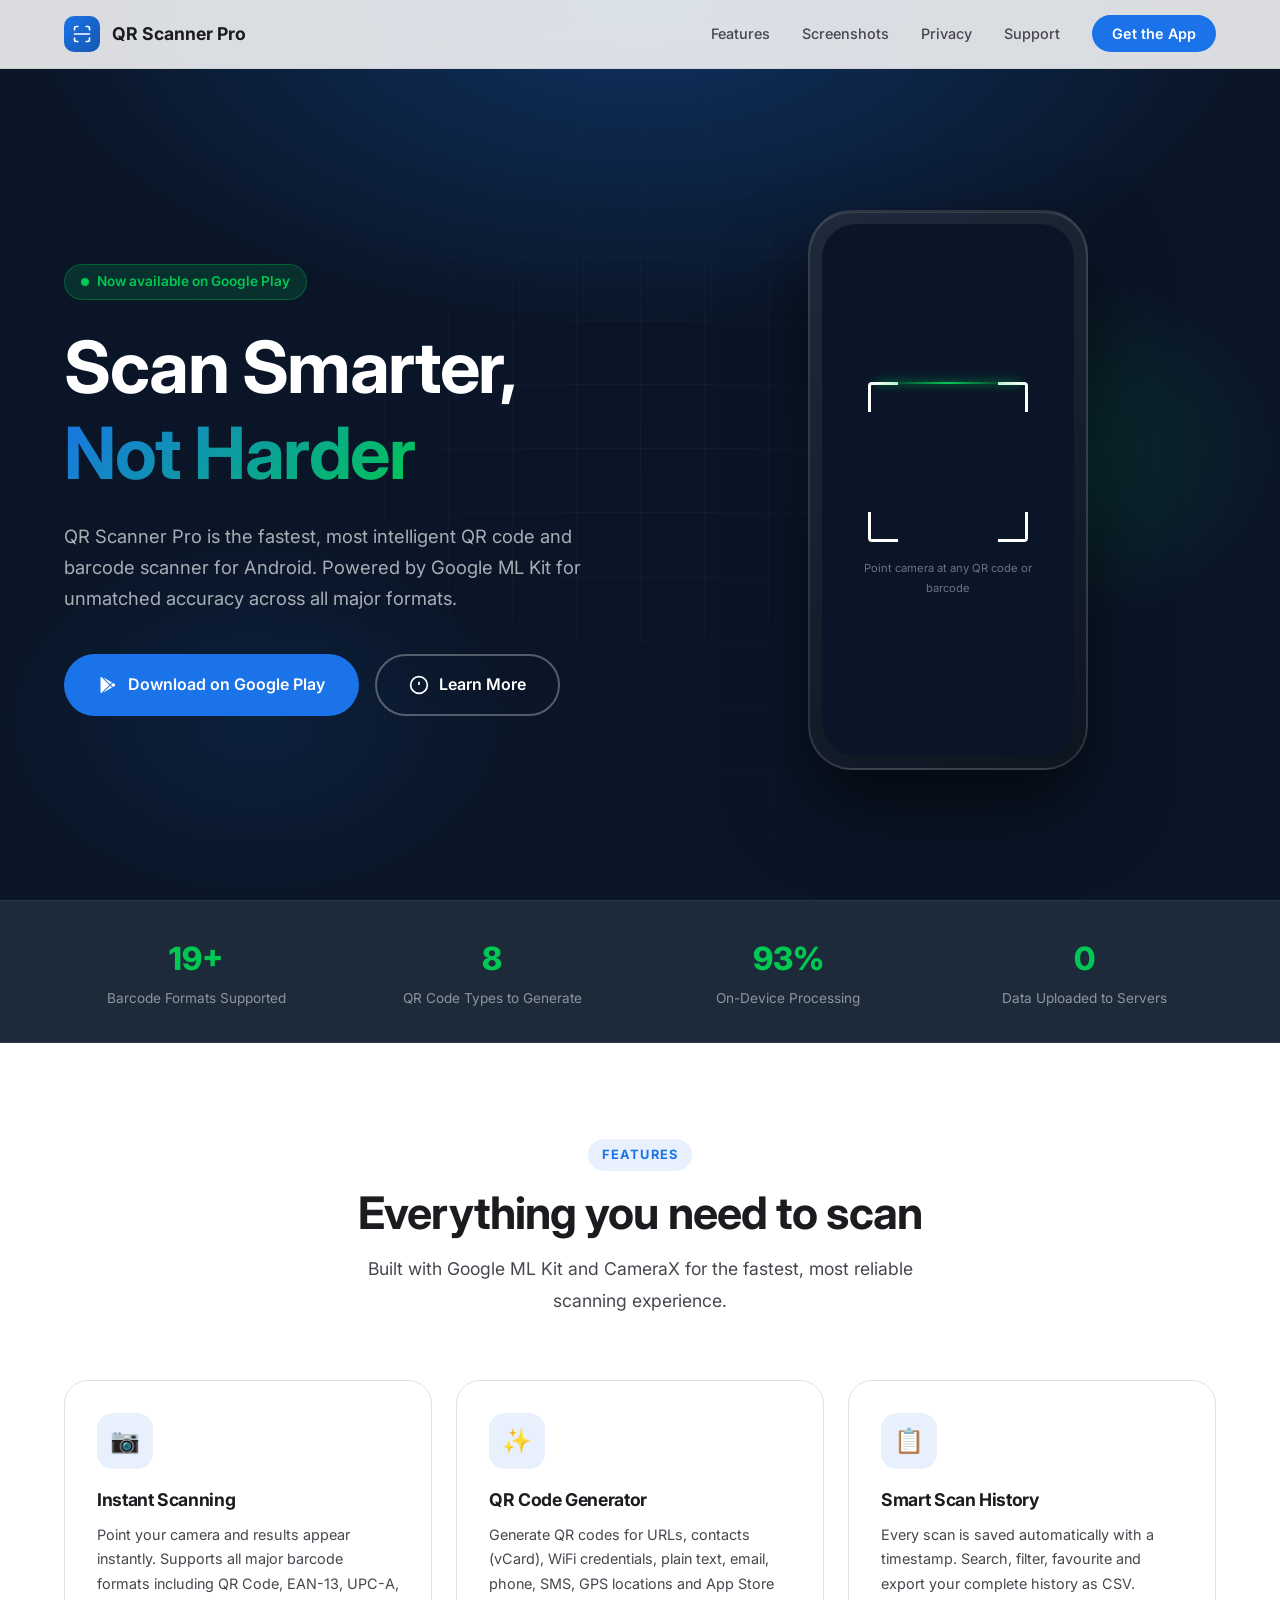
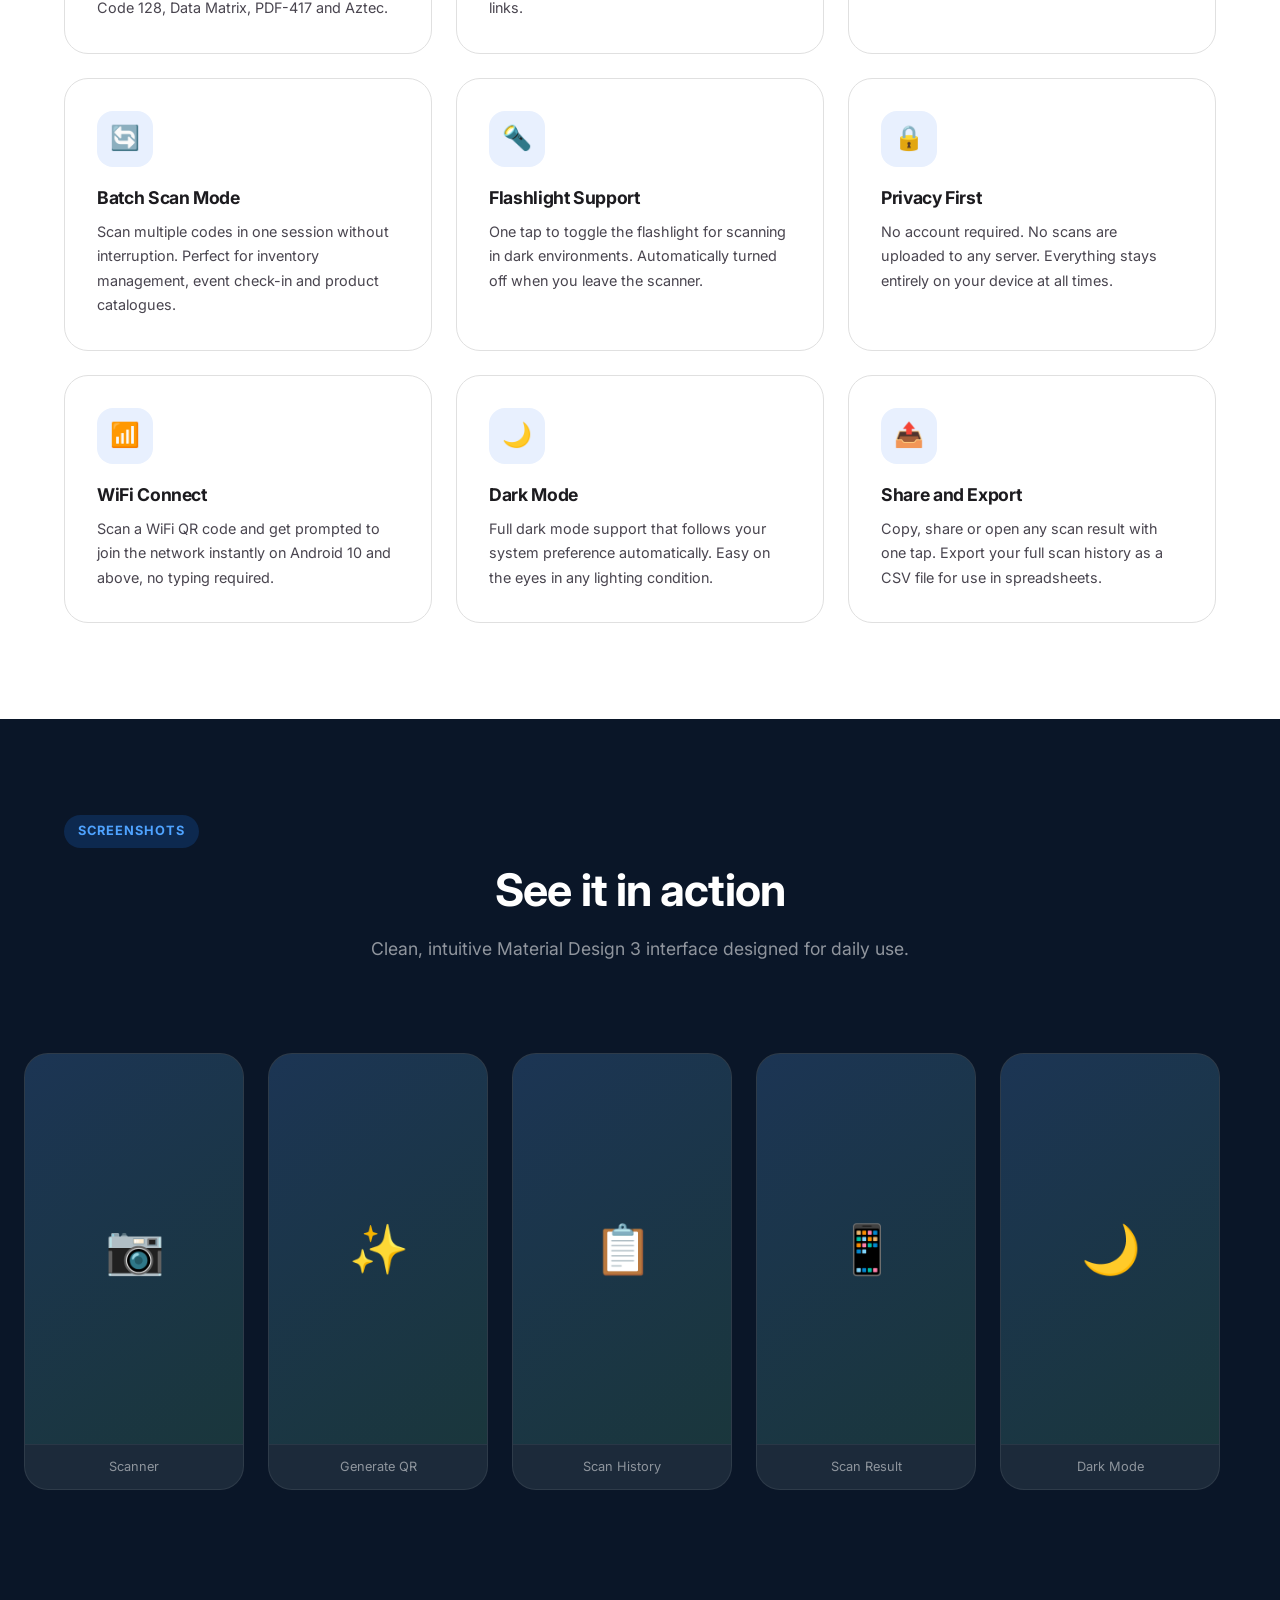
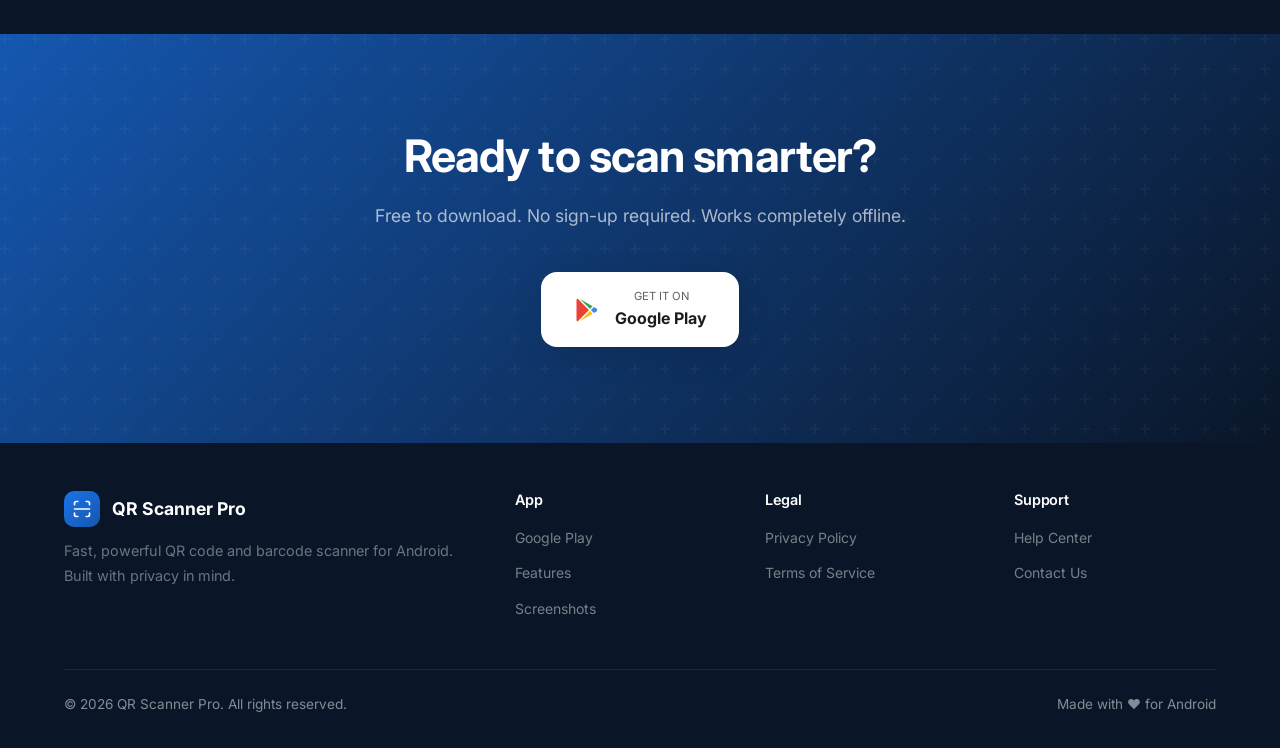
<file: docs/index.html>
<!DOCTYPE html>
<html lang="en">
<head>
    <meta charset="UTF-8" />
    <meta name="viewport" content="width=device-width, initial-scale=1.0" />
    <title>QR Scanner Pro — Fast QR & Barcode Scanner for Android</title>
    <meta name="description"
          content="QR Scanner Pro is the fastest, most feature-rich
                   QR code and barcode scanner for Android. Scan,
                   generate, and manage QR codes with ease." />

    <!-- Open Graph -->
    <meta property="og:title"
          content="QR Scanner Pro — QR & Barcode Scanner" />
    <meta property="og:description"
          content="Fast, powerful QR and barcode scanner for Android
                   with generator, history and batch scan." />
    <meta property="og:image" content="assets/og-image.png" />
    <meta property="og:type"  content="website" />

    <!-- Twitter Card -->
    <meta name="twitter:card"        content="summary_large_image" />
    <meta name="twitter:title"       content="QR Scanner Pro" />
    <meta name="twitter:description" content="Fast QR & barcode scanner for Android" />

    <!-- Fonts -->
    <link rel="preconnect" href="https://fonts.googleapis.com" />
    <link rel="preconnect" href="https://fonts.gstatic.com" crossorigin />
    <link href="https://fonts.googleapis.com/css2?family=Inter:wght@400;500;600;700;800&display=swap"
          rel="stylesheet" />

    <link rel="stylesheet" href="css/style.css" />
    <link rel="icon" href="assets/icon.svg" type="image/svg+xml" />
</head>
<body>

    <!-- Navigation -->
    <nav class="nav">
        <div class="container">
            <div class="nav-inner">
                <a href="#" class="nav-logo">
                    <div class="nav-logo-icon">
                        <svg width="20" height="20" viewBox="0 0 24 24"
                             fill="none" stroke="white" stroke-width="2"
                             stroke-linecap="round">
                            <path d="M3,7L3,5C3,3.9 3.9,3 5,3L7,3"/>
                            <path d="M17,3L19,3C20.1,3 21,3.9 21,5L21,7"/>
                            <path d="M21,17L21,19C21,20.1 20.1,21 19,21L17,21"/>
                            <path d="M7,21L5,21C3.9,21 3,20.1 3,19L3,17"/>
                            <path d="M3,12L21,12"/>
                        </svg>
                    </div>
                    QR Scanner Pro
                </a>
                <ul class="nav-links">
                    <li><a href="#features">Features</a></li>
                    <li><a href="#screenshots">Screenshots</a></li>
                    <li><a href="privacy-policy.html">Privacy</a></li>
                    <li><a href="support.html">Support</a></li>
                    <li>
                        <a href="https://play.google.com/store/apps/details?id=com.trident.qrscannerpro"
                           class="nav-cta" target="_blank">
                            Get the App
                        </a>
                    </li>
                </ul>
            </div>
        </div>
    </nav>

    <!-- Hero -->
    <section class="hero">
        <div class="hero-bg"></div>
        <div class="hero-grid"></div>
        <div class="container">
            <div class="hero-content">
                <div class="hero-text">
                    <div class="hero-badge">
                        <span class="hero-badge-dot"></span>
                        Now available on Google Play
                    </div>
                    <h1 class="hero-title">
                        Scan Smarter,<br/>
                        <span>Not Harder</span>
                    </h1>
                    <p class="hero-subtitle">
                        QR Scanner Pro is the fastest, most intelligent
                        QR code and barcode scanner for Android. Powered
                        by Google ML Kit for unmatched accuracy across
                        all major formats.
                    </p>
                    <div class="hero-actions">
                        <a href="https://play.google.com/store/apps/details?id=com.trident.qrscannerpro"
                           class="btn-primary" target="_blank">
                            <svg width="20" height="20" viewBox="0 0 24 24"
                                 fill="currentColor">
                                <path d="M3,20.5V3.5C3,2.91 3.34,2.39 3.84,2.15L13.69,12L3.84,21.85C3.34,21.6 3,21.09 3,20.5M16.81,15.12L6.05,21.34L14.54,12.85L16.81,15.12M20.16,10.81C20.5,11.08 20.75,11.5 20.75,12C20.75,12.5 20.53,12.9 20.18,13.18L17.89,14.5L15.39,12L17.89,9.5L20.16,10.81M6.05,2.66L16.81,8.88L14.54,11.15L6.05,2.66Z"/>
                            </svg>
                            Download on Google Play
                        </a>
                        <a href="#features" class="btn-secondary">
                            <svg width="20" height="20" viewBox="0 0 24 24"
                                 fill="none" stroke="currentColor"
                                 stroke-width="2">
                                <circle cx="12" cy="12" r="10"/>
                                <path d="M12 8v4M12 16h.01"/>
                            </svg>
                            Learn More
                        </a>
                    </div>
                </div>

                <div class="hero-visual">
                    <div class="phone-glow"></div>
                    <div class="phone-mockup">
                        <div class="phone-notch"></div>
                        <div class="phone-screen">
                            <div class="phone-scan-frame">
                                <div class="phone-scan-corners"></div>
                                <div class="phone-scan-line"></div>
                            </div>
                            <p style="color:rgba(255,255,255,0.4);
                                      font-size:0.7rem;
                                      text-align:center;
                                      padding:0 24px;">
                                Point camera at any QR code or barcode
                            </p>
                        </div>
                    </div>
                </div>
            </div>
        </div>
    </section>

    <!-- Stats -->
    <section class="stats-bar">
        <div class="container">
            <div class="stats-grid">
                <div class="stat-item">
                    <span class="stat-value">
                        <span data-target="20" data-suffix="+">0+</span>
                    </span>
                    <span class="stat-label">Barcode Formats Supported</span>
                </div>
                <div class="stat-item">
                    <span class="stat-value">
                        <span data-target="9" data-suffix="">0</span>
                    </span>
                    <span class="stat-label">QR Code Types to Generate</span>
                </div>
                <div class="stat-item">
                    <span class="stat-value">
                        <span data-target="100" data-suffix="%">0%</span>
                    </span>
                    <span class="stat-label">On-Device Processing</span>
                </div>
                <div class="stat-item">
                    <span class="stat-value">
                        <span data-target="0" data-suffix="">0</span>
                    </span>
                    <span class="stat-label">Data Uploaded to Servers</span>
                </div>
            </div>
        </div>
    </section>

    <!-- Features -->
    <section class="section" id="features">
        <div class="container">
            <div class="text-center">
                <span class="section-label">Features</span>
                <h2>Everything you need to scan</h2>
                <p class="section-subtitle">
                    Built with Google ML Kit and CameraX for
                    the fastest, most reliable scanning experience.
                </p>
            </div>

            <div class="features-grid">

                <div class="feature-card">
                    <div class="feature-icon">📷</div>
                    <h3>Instant Scanning</h3>
                    <p>
                        Point your camera and results appear instantly.
                        Supports all major barcode formats including
                        QR Code, EAN-13, UPC-A, Code 128, Data Matrix,
                        PDF-417 and Aztec.
                    </p>
                </div>

                <div class="feature-card">
                    <div class="feature-icon">✨</div>
                    <h3>QR Code Generator</h3>
                    <p>
                        Generate QR codes for URLs, contacts (vCard),
                        WiFi credentials, plain text, email, phone,
                        SMS, GPS locations and App Store links.
                    </p>
                </div>

                <div class="feature-card">
                    <div class="feature-icon">📋</div>
                    <h3>Smart Scan History</h3>
                    <p>
                        Every scan is saved automatically with a
                        timestamp. Search, filter, favourite and
                        export your complete history as CSV.
                    </p>
                </div>

                <div class="feature-card">
                    <div class="feature-icon">🔄</div>
                    <h3>Batch Scan Mode</h3>
                    <p>
                        Scan multiple codes in one session without
                        interruption. Perfect for inventory management,
                        event check-in and product catalogues.
                    </p>
                </div>

                <div class="feature-card">
                    <div class="feature-icon">🔦</div>
                    <h3>Flashlight Support</h3>
                    <p>
                        One tap to toggle the flashlight for scanning
                        in dark environments. Automatically turned off
                        when you leave the scanner.
                    </p>
                </div>

                <div class="feature-card">
                    <div class="feature-icon">🔒</div>
                    <h3>Privacy First</h3>
                    <p>
                        No account required. No scans are uploaded to
                        any server. Everything stays entirely on your
                        device at all times.
                    </p>
                </div>

                <div class="feature-card">
                    <div class="feature-icon">📶</div>
                    <h3>WiFi Connect</h3>
                    <p>
                        Scan a WiFi QR code and get prompted to join
                        the network instantly on Android 10 and above,
                        no typing required.
                    </p>
                </div>

                <div class="feature-card">
                    <div class="feature-icon">🌙</div>
                    <h3>Dark Mode</h3>
                    <p>
                        Full dark mode support that follows your
                        system preference automatically. Easy on
                        the eyes in any lighting condition.
                    </p>
                </div>

                <div class="feature-card">
                    <div class="feature-icon">📤</div>
                    <h3>Share and Export</h3>
                    <p>
                        Copy, share or open any scan result with one
                        tap. Export your full scan history as a CSV
                        file for use in spreadsheets.
                    </p>
                </div>

            </div>
        </div>
    </section>

    <!-- Screenshots -->
    <section class="screenshots" id="screenshots">
        <div class="container">
            <span class="section-label"
                  style="background:rgba(26,115,232,0.2);
                         color:#4FA3FF;">
                Screenshots
            </span>
            <h2>See it in action</h2>
            <p class="section-subtitle">
                Clean, intuitive Material Design 3 interface
                designed for daily use.
            </p>
        </div>
        <div class="screenshot-strip">
            <div class="screenshot-item">
                <div class="screenshot-placeholder">📷</div>
                <div class="screenshot-label">Scanner</div>
            </div>
            <div class="screenshot-item">
                <div class="screenshot-placeholder">✨</div>
                <div class="screenshot-label">Generate QR</div>
            </div>
            <div class="screenshot-item">
                <div class="screenshot-placeholder">📋</div>
                <div class="screenshot-label">Scan History</div>
            </div>
            <div class="screenshot-item">
                <div class="screenshot-placeholder">📱</div>
                <div class="screenshot-label">Scan Result</div>
            </div>
            <div class="screenshot-item">
                <div class="screenshot-placeholder">🌙</div>
                <div class="screenshot-label">Dark Mode</div>
            </div>
        </div>
    </section>

    <!-- Download CTA -->
    <section class="download">
        <div class="container">
            <h2>Ready to scan smarter?</h2>
            <p>
                Free to download. No sign-up required.
                Works completely offline.
            </p>
            <a href="https://play.google.com/store/apps/details?id=com.trident.qrscannerpro"
               class="play-store-btn" target="_blank">
                <svg viewBox="0 0 24 24" fill="none">
                    <path d="M3,20.5V3.5C3,2.91 3.34,2.39 3.84,2.15
                             L13.69,12L3.84,21.85C3.34,21.6 3,21.09 3,20.5"
                          fill="#EA4335"/>
                    <path d="M16.81,15.12L6.05,21.34L14.54,12.85L16.81,15.12"
                          fill="#FBBC04"/>
                    <path d="M20.16,10.81C20.5,11.08 20.75,11.5 20.75,12
                             C20.75,12.5 20.53,12.9 20.18,13.18L17.89,14.5
                             L15.39,12L17.89,9.5L20.16,10.81"
                          fill="#4285F4"/>
                    <path d="M6.05,2.66L16.81,8.88L14.54,11.15L6.05,2.66"
                          fill="#34A853"/>
                </svg>
                <div>
                    <div style="font-size:0.7rem;
                                font-weight:400;
                                opacity:0.7;">
                        GET IT ON
                    </div>
                    <div>Google Play</div>
                </div>
            </a>
        </div>
    </section>

    <!-- Footer -->
    <footer>
        <div class="container">
            <div class="footer-inner">
                <div class="footer-brand">
                    <a href="#" class="nav-logo" style="color:white;">
                        <div class="nav-logo-icon">
                            <svg width="20" height="20" viewBox="0 0 24 24"
                                 fill="none" stroke="white" stroke-width="2"
                                 stroke-linecap="round">
                                <path d="M3,7L3,5C3,3.9 3.9,3 5,3L7,3"/>
                                <path d="M17,3L19,3C20.1,3 21,3.9 21,5L21,7"/>
                                <path d="M21,17L21,19C21,20.1 20.1,21 19,21L17,21"/>
                                <path d="M7,21L5,21C3.9,21 3,20.1 3,19L3,17"/>
                                <path d="M3,12L21,12"/>
                            </svg>
                        </div>
                        QR Scanner Pro
                    </a>
                    <p>
                        Fast, powerful QR code and barcode scanner
                        for Android. Built with privacy in mind.
                    </p>
                </div>
                <div class="footer-col">
                    <h4>App</h4>
                    <ul>
                        <li>
                            <a href="https://play.google.com/store/apps/details?id=com.trident.qrscannerpro"
                               target="_blank">
                               Google Play
                            </a>
                        </li>
                        <li><a href="#features">Features</a></li>
                        <li><a href="#screenshots">Screenshots</a></li>
                    </ul>
                </div>
                <div class="footer-col">
                    <h4>Legal</h4>
                    <ul>
                        <li>
                            <a href="privacy-policy.html">Privacy Policy</a>
                        </li>
                        <li><a href="terms.html">Terms of Service</a></li>
                    </ul>
                </div>
                <div class="footer-col">
                    <h4>Support</h4>
                    <ul>
                        <li><a href="support.html">Help Center</a></li>
                        <li>
                            <a href="mailto:support@qrscannerpro.app">
                                Contact Us
                            </a>
                        </li>
                    </ul>
                </div>
            </div>
            <div class="footer-bottom">
                <span>
                    © <span id="current-year"></span>
                    QR Scanner Pro. All rights reserved.
                </span>
                <span>Made with ❤️ for Android</span>
            </div>
        </div>
    </footer>

    <script src="js/main.js"></script>
</body>
</html>
</file>
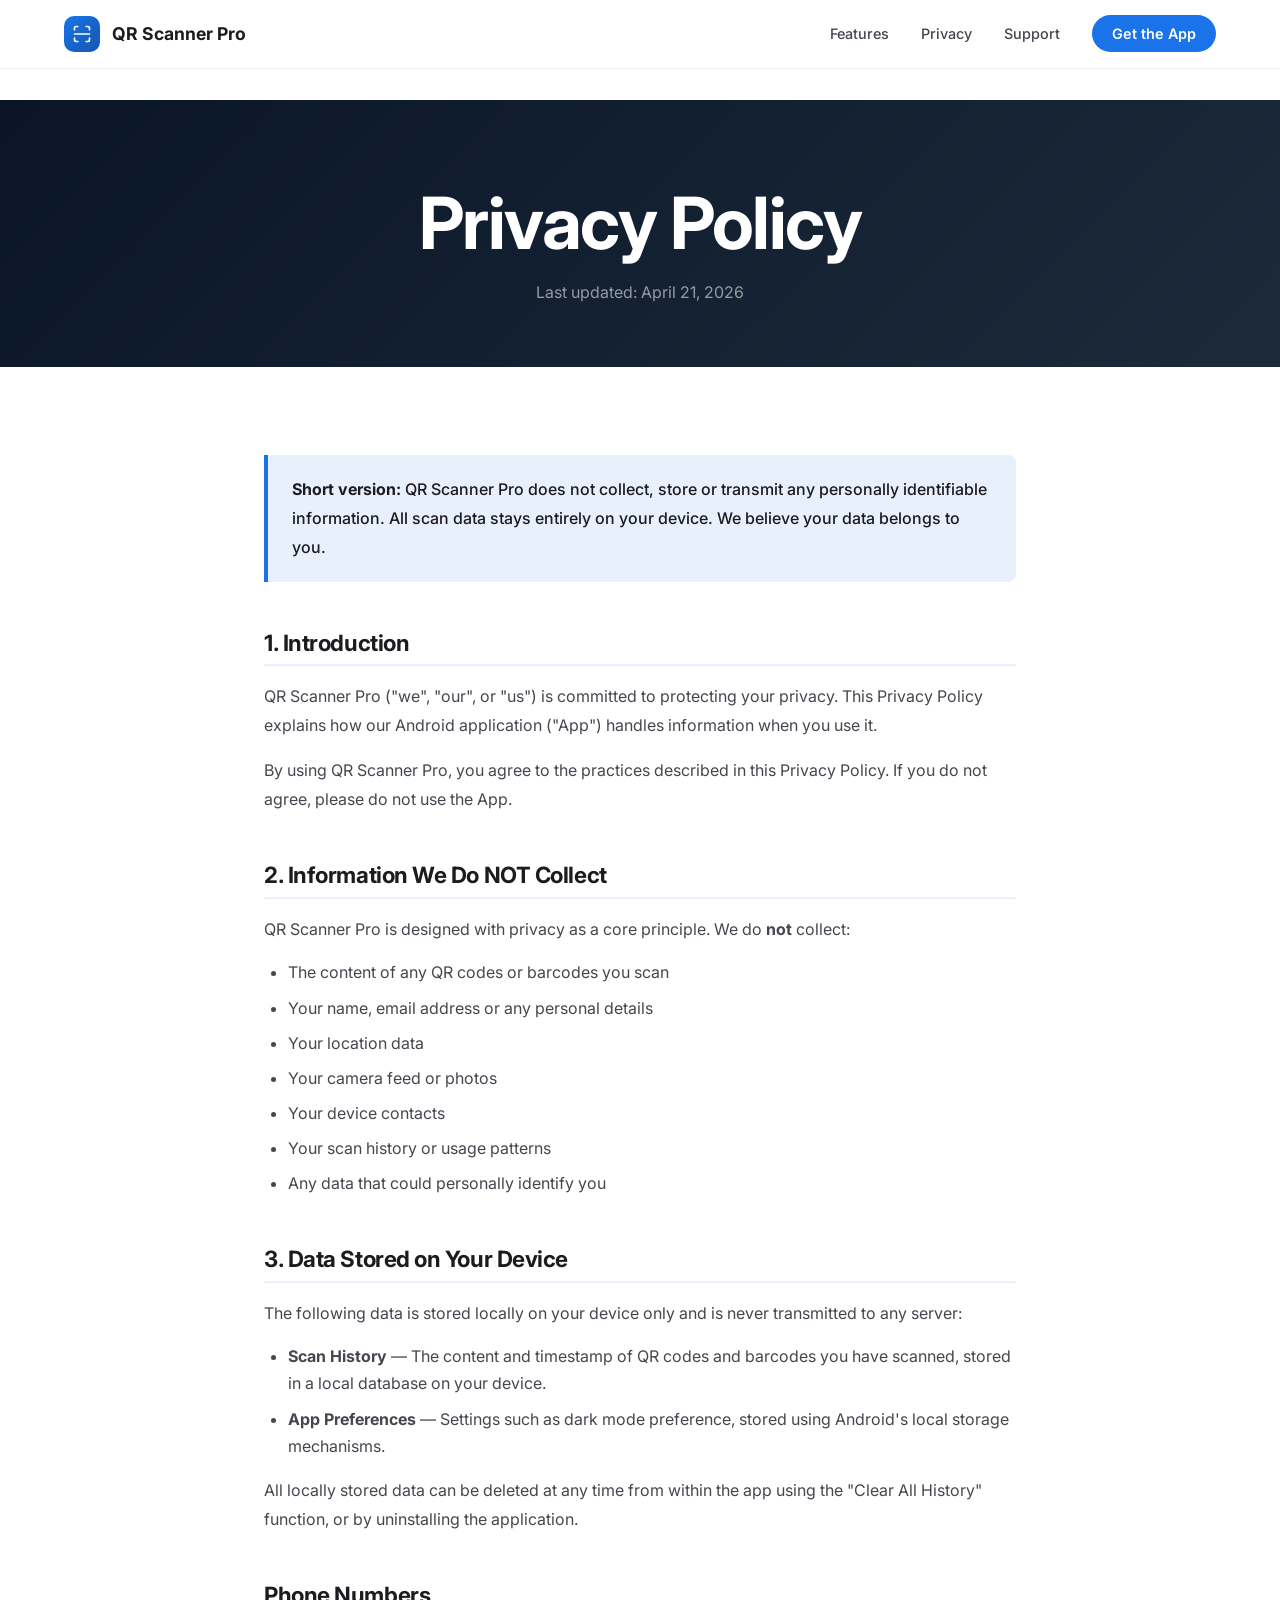
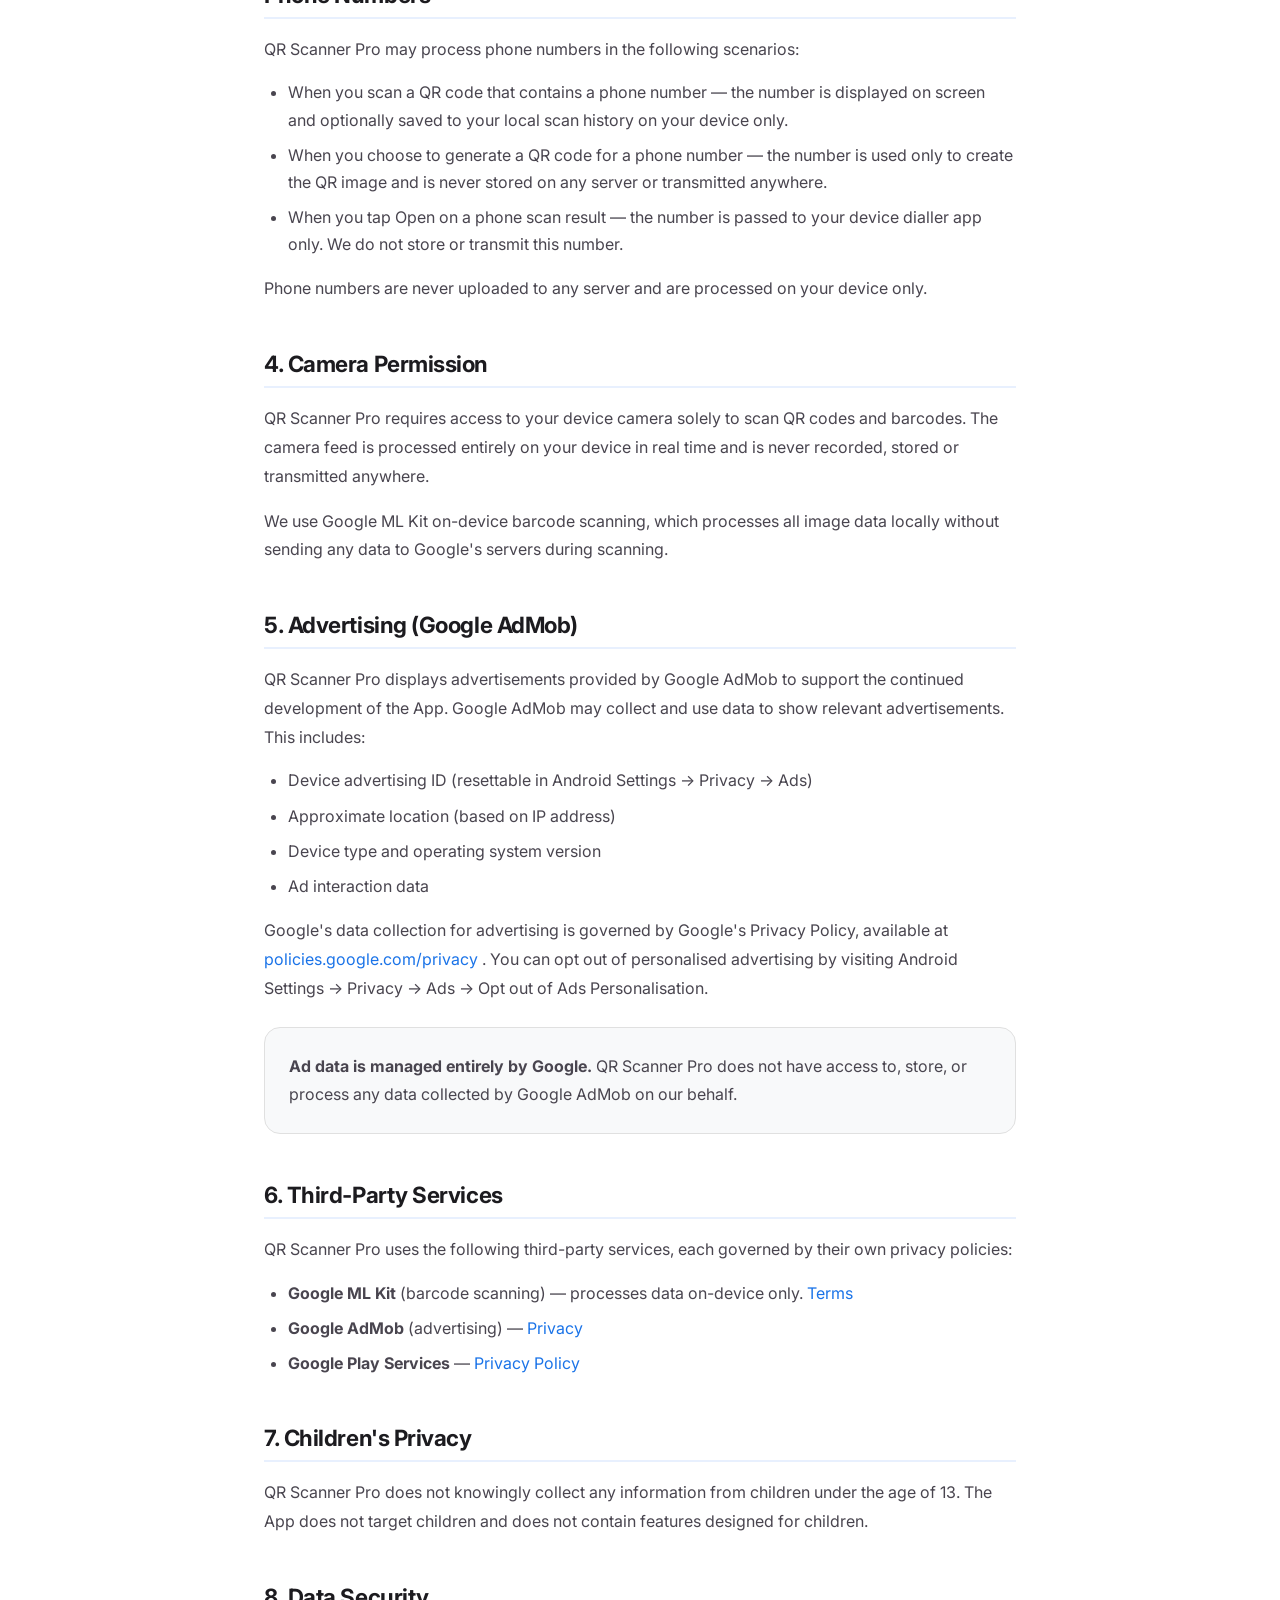
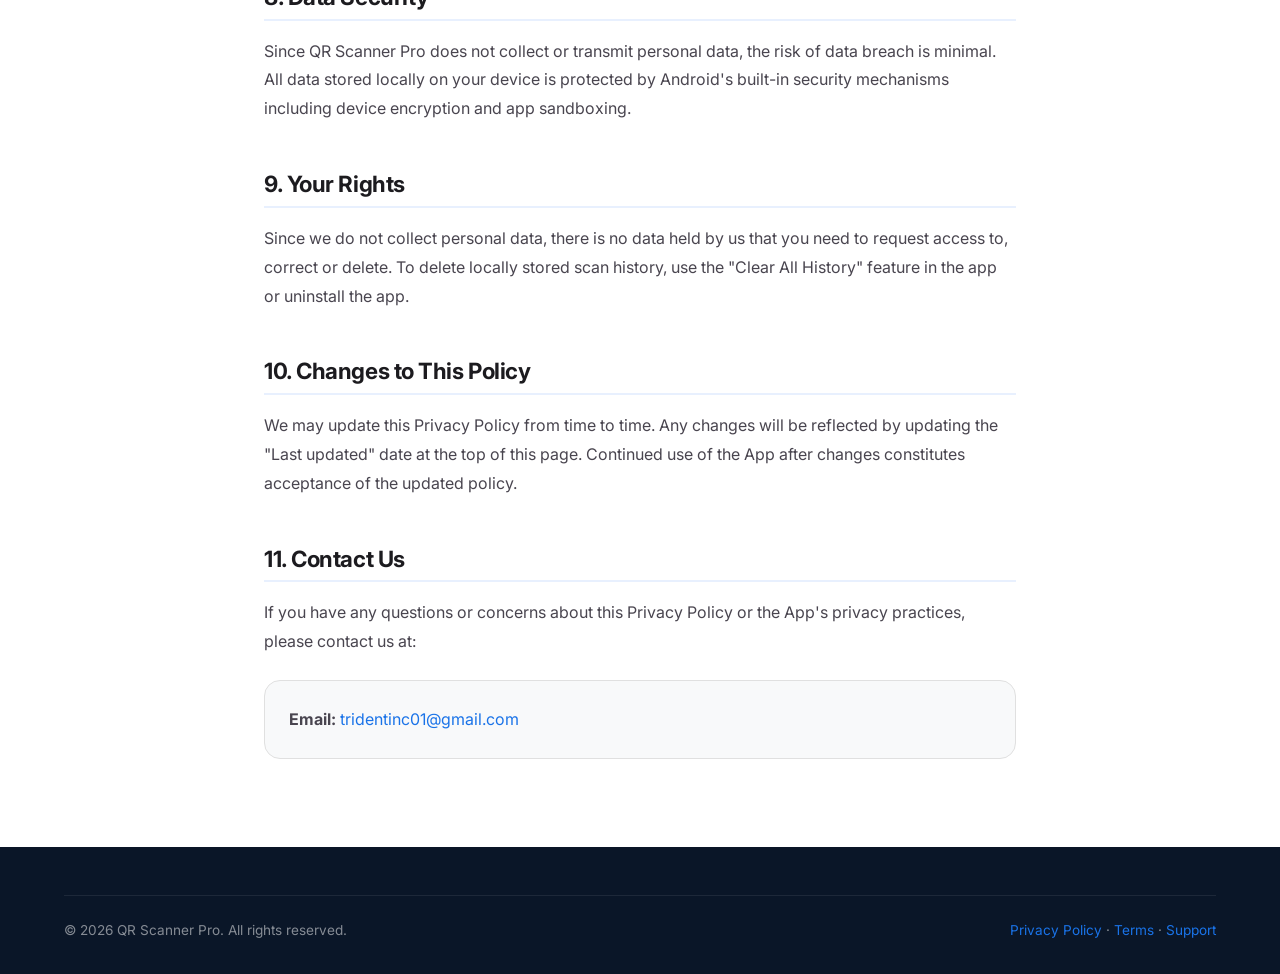
<file: docs/privacy-policy.html>
<!DOCTYPE html>
<html lang="en">
<head>
    <meta charset="UTF-8" />
    <meta name="viewport" content="width=device-width, initial-scale=1.0" />
    <title>Privacy Policy — QR Scanner Pro</title>
    <meta name="description"
          content="Privacy Policy for QR Scanner Pro Android application." />
    <link rel="preconnect" href="https://fonts.googleapis.com" />
    <link rel="preconnect" href="https://fonts.gstatic.com" crossorigin />
    <link href="https://fonts.googleapis.com/css2?family=Inter:wght@400;500;600;700;800&display=swap"
          rel="stylesheet" />
    <link rel="stylesheet" href="css/style.css" />
    <link rel="icon" href="assets/icon.svg" type="image/svg+xml" />
</head>
<body>

    <!-- Navigation -->
    <nav class="nav">
        <div class="container">
            <div class="nav-inner">
                <a href="index.html" class="nav-logo">
                    <div class="nav-logo-icon">
                        <svg width="20" height="20" viewBox="0 0 24 24"
                             fill="none" stroke="white" stroke-width="2"
                             stroke-linecap="round">
                            <path d="M3,7L3,5C3,3.9 3.9,3 5,3L7,3"/>
                            <path d="M17,3L19,3C20.1,3 21,3.9 21,5L21,7"/>
                            <path d="M21,17L21,19C21,20.1 20.1,21 19,21L17,21"/>
                            <path d="M7,21L5,21C3.9,21 3,20.1 3,19L3,17"/>
                            <path d="M3,12L21,12"/>
                        </svg>
                    </div>
                    QR Scanner Pro
                </a>
                <ul class="nav-links">
                    <li><a href="index.html#features">Features</a></li>
                    <li><a href="privacy-policy.html">Privacy</a></li>
                    <li><a href="support.html">Support</a></li>
                    <li>
                        <a href="https://play.google.com/store/apps/details?id=com.trident.qrscannerpro"
                           class="nav-cta" target="_blank">
                            Get the App
                        </a>
                    </li>
                </ul>
            </div>
        </div>
    </nav>

    <div class="legal-page">

        <!-- Hero -->
        <div class="legal-hero">
            <div class="container">
                <h1>Privacy Policy</h1>
                <p>Last updated: April 21, 2026</p>
            </div>
        </div>

        <!-- Content -->
        <div class="legal-content">

            <div class="highlight-box">
                <p>
                    <strong>Short version:</strong> QR Scanner Pro does
                    not collect, store or transmit any personally
                    identifiable information. All scan data stays
                    entirely on your device. We believe your data
                    belongs to you.
                </p>
            </div>

            <h2>1. Introduction</h2>
            <p>
                QR Scanner Pro ("we", "our", or "us") is committed to
                protecting your privacy. This Privacy Policy explains
                how our Android application ("App") handles information
                when you use it.
            </p>
            <p>
                By using QR Scanner Pro, you agree to the practices
                described in this Privacy Policy. If you do not agree,
                please do not use the App.
            </p>

            <h2>2. Information We Do NOT Collect</h2>
            <p>
                QR Scanner Pro is designed with privacy as a core
                principle. We do <strong>not</strong> collect:
            </p>
            <ul>
                <li>The content of any QR codes or barcodes you scan</li>
                <li>Your name, email address or any personal details</li>
                <li>Your location data</li>
                <li>Your camera feed or photos</li>
                <li>Your device contacts</li>
                <li>Your scan history or usage patterns</li>
                <li>Any data that could personally identify you</li>
            </ul>

            <h2>3. Data Stored on Your Device</h2>
            <p>
                The following data is stored locally on your device
                only and is never transmitted to any server:
            </p>
            <ul>
                <li>
                    <strong>Scan History</strong> — The content and
                    timestamp of QR codes and barcodes you have scanned,
                    stored in a local database on your device.
                </li>
                <li>
                    <strong>App Preferences</strong> — Settings such
                    as dark mode preference, stored using Android's
                    local storage mechanisms.
                </li>
            </ul>
            <p>
                All locally stored data can be deleted at any time
                from within the app using the "Clear All History"
                function, or by uninstalling the application.
            </p>
<h2>Phone Numbers</h2>
<p>
    QR Scanner Pro may process phone numbers
    in the following scenarios:
</p>
<ul>
    <li>
        When you scan a QR code that contains
        a phone number — the number is displayed
        on screen and optionally saved to your
        local scan history on your device only.
    </li>
    <li>
        When you choose to generate a QR code
        for a phone number — the number is used
        only to create the QR image and is never
        stored on any server or transmitted
        anywhere.
    </li>
    <li>
        When you tap Open on a phone scan result
        — the number is passed to your device
        dialler app only. We do not store or
        transmit this number.
    </li>
</ul>
<p>
    Phone numbers are never uploaded to any
    server and are processed on your device only.
</p>
            <h2>4. Camera Permission</h2>
            <p>
                QR Scanner Pro requires access to your device camera
                solely to scan QR codes and barcodes. The camera feed
                is processed entirely on your device in real time and
                is never recorded, stored or transmitted anywhere.
            </p>
            <p>
                We use Google ML Kit on-device barcode scanning, which
                processes all image data locally without sending any
                data to Google's servers during scanning.
            </p>

            <h2>5. Advertising (Google AdMob)</h2>
            <p>
                QR Scanner Pro displays advertisements provided by
                Google AdMob to support the continued development
                of the App. Google AdMob may collect and use data
                to show relevant advertisements. This includes:
            </p>
            <ul>
                <li>
                    Device advertising ID (resettable in Android
                    Settings → Privacy → Ads)
                </li>
                <li>Approximate location (based on IP address)</li>
                <li>Device type and operating system version</li>
                <li>Ad interaction data</li>
            </ul>
            <p>
                Google's data collection for advertising is governed
                by Google's Privacy Policy, available at
                <a href="https://policies.google.com/privacy"
                   target="_blank" rel="noopener">
                    policies.google.com/privacy
                </a>.
                You can opt out of personalised advertising by visiting
                Android Settings → Privacy → Ads → Opt out of Ads
                Personalisation.
            </p>

            <div class="legal-card">
                <p>
                    <strong>Ad data is managed entirely by Google.</strong>
                    QR Scanner Pro does not have access to, store,
                    or process any data collected by Google AdMob on
                    our behalf.
                </p>
            </div>

            <h2>6. Third-Party Services</h2>
            <p>
                QR Scanner Pro uses the following third-party services,
                each governed by their own privacy policies:
            </p>
            <ul>
                <li>
                    <strong>Google ML Kit</strong> (barcode scanning) —
                    processes data on-device only.
                    <a href="https://developers.google.com/ml-kit/terms"
                       target="_blank" rel="noopener">Terms</a>
                </li>
                <li>
                    <strong>Google AdMob</strong> (advertising) —
                    <a href="https://support.google.com/admob/answer/6128543"
                       target="_blank" rel="noopener">Privacy</a>
                </li>
                <li>
                    <strong>Google Play Services</strong> —
                    <a href="https://policies.google.com/privacy"
                       target="_blank" rel="noopener">Privacy Policy</a>
                </li>
            </ul>

            <h2>7. Children's Privacy</h2>
            <p>
                QR Scanner Pro does not knowingly collect any
                information from children under the age of 13.
                The App does not target children and does not
                contain features designed for children.
            </p>

            <h2>8. Data Security</h2>
            <p>
                Since QR Scanner Pro does not collect or transmit
                personal data, the risk of data breach is minimal.
                All data stored locally on your device is protected
                by Android's built-in security mechanisms including
                device encryption and app sandboxing.
            </p>

            <h2>9. Your Rights</h2>
            <p>
                Since we do not collect personal data, there is
                no data held by us that you need to request access
                to, correct or delete. To delete locally stored scan
                history, use the "Clear All History" feature in the
                app or uninstall the app.
            </p>

            <h2>10. Changes to This Policy</h2>
            <p>
                We may update this Privacy Policy from time to time.
                Any changes will be reflected by updating the
                "Last updated" date at the top of this page.
                Continued use of the App after changes constitutes
                acceptance of the updated policy.
            </p>

            <h2>11. Contact Us</h2>
            <p>
                If you have any questions or concerns about this
                Privacy Policy or the App's privacy practices,
                please contact us at:
            </p>
            <div class="legal-card">
                <p>
                    <strong>Email:</strong>
                    <a href="mailto:tridentinc01@gmail.com">
                        tridentinc01@gmail.com
                    </a>
                </p>
            </div>

        </div>
    </div>

    <!-- Footer -->
    <footer>
        <div class="container">
            <div class="footer-bottom">
                <span>
                    © <span id="current-year"></span>
                    QR Scanner Pro. All rights reserved.
                </span>
                <span>
                    <a href="privacy-policy.html">Privacy Policy</a> ·
                    <a href="terms.html">Terms</a> ·
                    <a href="support.html">Support</a>
                </span>
            </div>
        </div>
    </footer>

    <script src="js/main.js"></script>
</body>
</html>
</file>
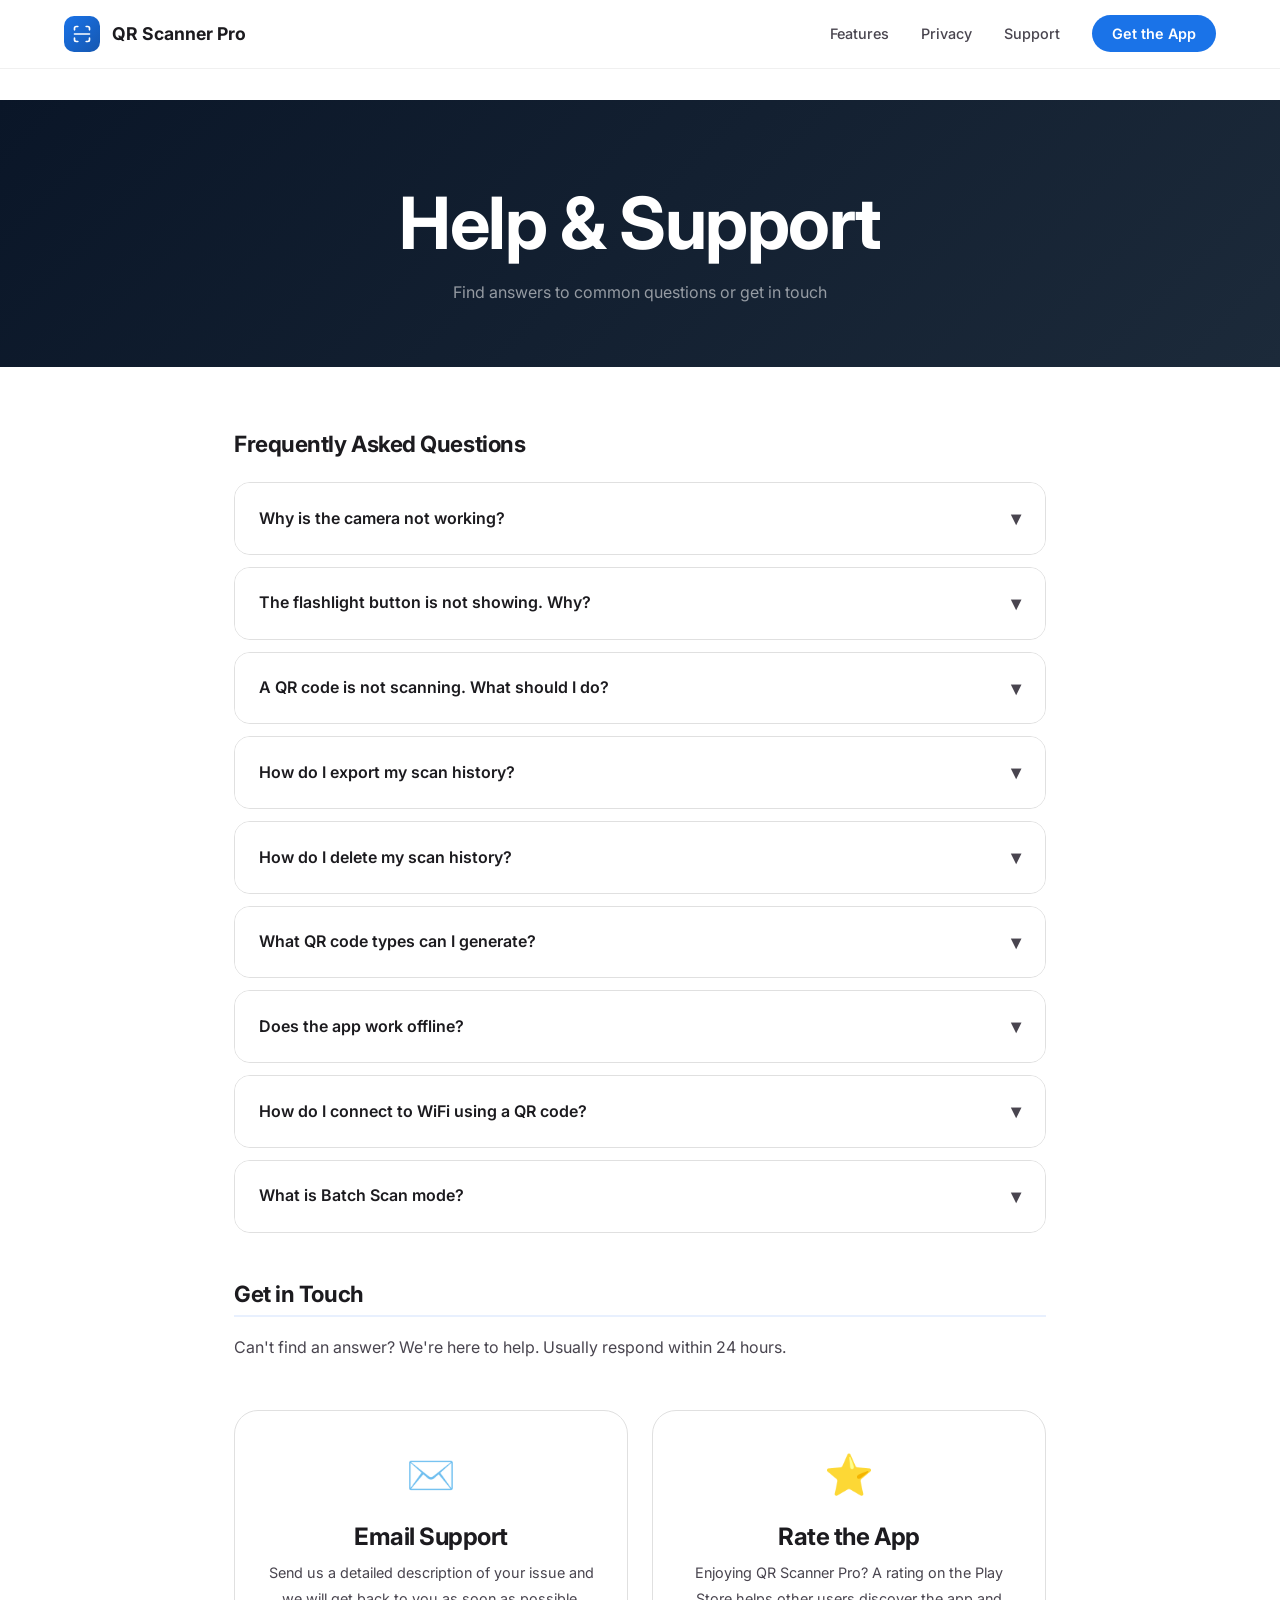
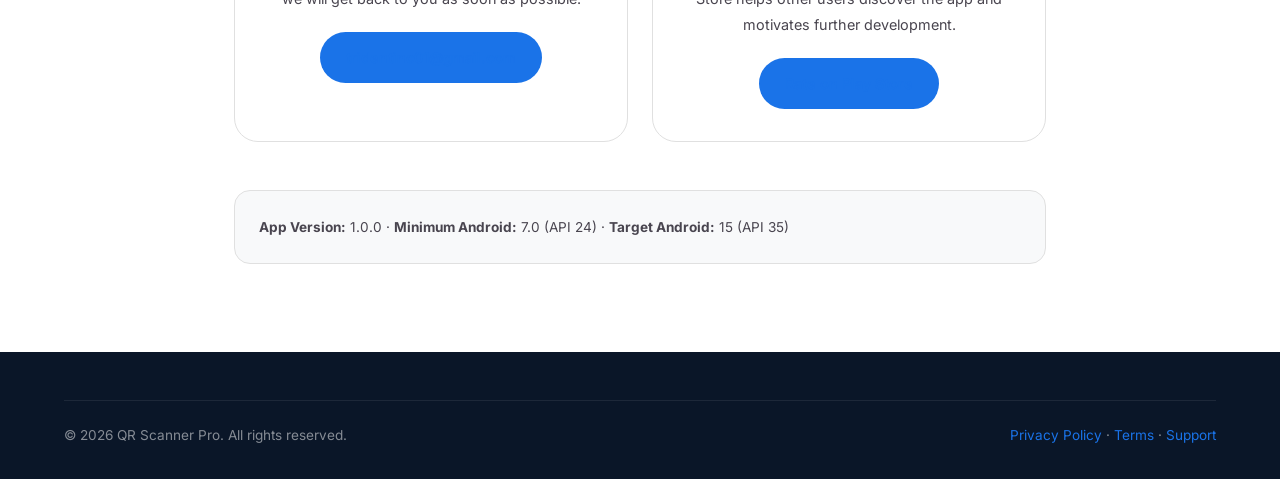
<file: docs/support.html>
<!DOCTYPE html>
<html lang="en">
<head>
    <meta charset="UTF-8" />
    <meta name="viewport" content="width=device-width, initial-scale=1.0" />
    <title>Support — QR Scanner Pro</title>
    <link rel="preconnect" href="https://fonts.googleapis.com" />
    <link rel="preconnect" href="https://fonts.gstatic.com" crossorigin />
    <link href="https://fonts.googleapis.com/css2?family=Inter:wght@400;500;600;700;800&display=swap"
          rel="stylesheet" />
    <link rel="stylesheet" href="css/style.css" />
    <link rel="icon" href="assets/icon.svg" type="image/svg+xml" />

    <style>
        .faq-item {
            border: 1px solid var(--border);
            border-radius: var(--radius-md);
            margin-bottom: 12px;
            overflow: hidden;
            transition: box-shadow var(--transition);
        }
        .faq-item:hover {
            box-shadow: var(--shadow-sm);
        }
        .faq-question {
            padding: 20px 24px;
            font-weight: 600;
            cursor: pointer;
            display: flex;
            justify-content: space-between;
            align-items: center;
            user-select: none;
            background: var(--surface);
        }
        .faq-question:hover {
            background: var(--surface-2);
        }
        .faq-arrow {
            transition: transform var(--transition);
            color: var(--text-secondary);
            font-size: 1.2rem;
        }
        .faq-answer {
            padding: 0 24px;
            max-height: 0;
            overflow: hidden;
            transition: max-height 0.4s ease, padding 0.3s ease;
        }
        .faq-item.open .faq-answer {
            max-height: 400px;
            padding: 0 24px 20px;
        }
        .faq-item.open .faq-arrow {
            transform: rotate(180deg);
        }
        .contact-grid {
            display: grid;
            grid-template-columns: repeat(2, 1fr);
            gap: 24px;
            margin-top: 48px;
        }
        .contact-card {
            background: var(--surface);
            border: 1px solid var(--border);
            border-radius: var(--radius-lg);
            padding: 32px;
            text-align: center;
            transition: all var(--transition);
        }
        .contact-card:hover {
            transform: translateY(-4px);
            box-shadow: var(--shadow-md);
            border-color: var(--primary);
        }
        .contact-icon {
            font-size: 2.5rem;
            margin-bottom: 16px;
            display: block;
        }
        .contact-card h3 {
            margin-bottom: 8px;
        }
        .contact-card p {
            font-size: 0.9rem;
            margin-bottom: 20px;
        }
        @media (max-width: 768px) {
            .contact-grid {
                grid-template-columns: 1fr;
            }
        }
    </style>
</head>
<body>

    <nav class="nav">
        <div class="container">
            <div class="nav-inner">
                <a href="index.html" class="nav-logo">
                    <div class="nav-logo-icon">
                        <svg width="20" height="20" viewBox="0 0 24 24"
                             fill="none" stroke="white" stroke-width="2"
                             stroke-linecap="round">
                            <path d="M3,7L3,5C3,3.9 3.9,3 5,3L7,3"/>
                            <path d="M17,3L19,3C20.1,3 21,3.9 21,5L21,7"/>
                            <path d="M21,17L21,19C21,20.1 20.1,21 19,21L17,21"/>
                            <path d="M7,21L5,21C3.9,21 3,20.1 3,19L3,17"/>
                            <path d="M3,12L21,12"/>
                        </svg>
                    </div>
                    QR Scanner Pro
                </a>
                <ul class="nav-links">
                    <li><a href="index.html#features">Features</a></li>
                    <li><a href="privacy-policy.html">Privacy</a></li>
                    <li><a href="support.html">Support</a></li>
                    <li>
                        <a href="https://play.google.com/store/apps/details?id=com.trident.qrscannerpro"
                           class="nav-cta" target="_blank">
                            Get the App
                        </a>
                    </li>
                </ul>
            </div>
        </div>
    </nav>

    <div class="legal-page">

        <div class="legal-hero">
            <div class="container">
                <h1>Help & Support</h1>
                <p>
                    Find answers to common questions or get in touch
                </p>
            </div>
        </div>

        <div class="legal-content" style="max-width:860px;">

            <!-- FAQ Section -->
            <h2 style="border:none; margin-top:0;">
                Frequently Asked Questions
            </h2>

            <div class="faq-item">
                <div class="faq-question">
                    Why is the camera not working?
                    <span class="faq-arrow">▾</span>
                </div>
                <div class="faq-answer">
                    <p>
                        QR Scanner Pro requires camera permission to
                        scan codes. Go to your device
                        <strong>Settings → Apps → QR Scanner Pro
                        → Permissions → Camera</strong>
                        and make sure Camera permission is enabled.
                        Then restart the app.
                    </p>
                </div>
            </div>

            <div class="faq-item">
                <div class="faq-question">
                    The flashlight button is not showing. Why?
                    <span class="faq-arrow">▾</span>
                </div>
                <div class="faq-answer">
                    <p>
                        The flashlight button is only shown on devices
                        that have a physical flash unit. If your device
                        does not have a flash or the camera does not
                        support torch mode, the button will be hidden
                        automatically.
                    </p>
                </div>
            </div>

            <div class="faq-item">
                <div class="faq-question">
                    A QR code is not scanning. What should I do?
                    <span class="faq-arrow">▾</span>
                </div>
                <div class="faq-answer">
                    <p>Try the following steps:</p>
                    <ul style="margin:8px 0 0 20px;
                               color:var(--text-secondary);">
                        <li style="margin-bottom:6px;">
                            Ensure the code is well-lit. Use the
                            flashlight button in dark environments.
                        </li>
                        <li style="margin-bottom:6px;">
                            Hold the device steady and ensure the
                            entire code is within the scan frame.
                        </li>
                        <li style="margin-bottom:6px;">
                            Clean your camera lens if it is smudged.
                        </li>
                        <li>
                            Try moving slightly closer or further
                            from the code.
                        </li>
                    </ul>
                </div>
            </div>

            <div class="faq-item">
                <div class="faq-question">
                    How do I export my scan history?
                    <span class="faq-arrow">▾</span>
                </div>
                <div class="faq-answer">
                    <p>
                        Go to the <strong>History</strong> tab and
                        tap the <strong>Export CSV</strong> button at
                        the bottom right. A short ad will play, after
                        which your complete scan history will be
                        exported as a CSV file that you can open in
                        any spreadsheet application.
                    </p>
                </div>
            </div>

            <div class="faq-item">
                <div class="faq-question">
                    How do I delete my scan history?
                    <span class="faq-arrow">▾</span>
                </div>
                <div class="faq-answer">
                    <p>
                        To delete individual scans, swipe left on
                        any scan item in the History tab. To clear
                        all history at once, tap the
                        <strong>Clear All</strong> button at the
                        bottom right of the History tab.
                    </p>
                </div>
            </div>

            <div class="faq-item">
                <div class="faq-question">
                    What QR code types can I generate?
                    <span class="faq-arrow">▾</span>
                </div>
                <div class="faq-answer">
                    <p>
                        QR Scanner Pro can generate QR codes for
                        9 different types of content:
                    </p>
                    <ul style="margin:8px 0 0 20px;
                               color:var(--text-secondary);">
                        <li style="margin-bottom:4px;">
                            URL / Website
                        </li>
                        <li style="margin-bottom:4px;">
                            Contact card (vCard)
                        </li>
                        <li style="margin-bottom:4px;">
                            WiFi network credentials
                        </li>
                        <li style="margin-bottom:4px;">
                            Plain text
                        </li>
                        <li style="margin-bottom:4px;">
                            Email with subject and body
                        </li>
                        <li style="margin-bottom:4px;">
                            Phone number
                        </li>
                        <li style="margin-bottom:4px;">
                            SMS message
                        </li>
                        <li style="margin-bottom:4px;">
                            GPS coordinates
                        </li>
                        <li>App Store link</li>
                    </ul>
                </div>
            </div>

            <div class="faq-item">
                <div class="faq-question">
                    Does the app work offline?
                    <span class="faq-arrow">▾</span>
                </div>
                <div class="faq-answer">
                    <p>
                        Yes. All scanning and QR code generation
                        features work completely offline. An internet
                        connection is only required to load
                        advertisements.
                    </p>
                </div>
            </div>

            <div class="faq-item">
                <div class="faq-question">
                    How do I connect to WiFi using a QR code?
                    <span class="faq-arrow">▾</span>
                </div>
                <div class="faq-answer">
                    <p>
                        On Android 10 and above, scanning a WiFi QR
                        code will automatically prompt you to join the
                        network. On Android 9 and below, the app will
                        show you the network name and password in a
                        dialog so you can connect manually.
                    </p>
                </div>
            </div>

            <div class="faq-item">
                <div class="faq-question">
                    What is Batch Scan mode?
                    <span class="faq-arrow">▾</span>
                </div>
                <div class="faq-answer">
                    <p>
                        Batch Scan mode lets you scan multiple codes
                        in one session without interruption. Tap
                        <strong>Batch: OFF</strong> in the scanner
                        to enable it. All scanned codes are collected
                        and you can review them all at once by tapping
                        <strong>View Batch Results</strong>.
                    </p>
                </div>
            </div>

            <!-- Contact Section -->
            <h2>Get in Touch</h2>
            <p>
                Can't find an answer? We're here to help.
                Usually respond within 24 hours.
            </p>

            <div class="contact-grid">
                <div class="contact-card">
                    <span class="contact-icon">✉️</span>
                    <h3>Email Support</h3>
                    <p>
                        Send us a detailed description of your issue
                        and we will get back to you as soon as possible.
                    </p>
                    <a href="mailto:tridentinc01@gmail.com"
                       class="btn-primary"
                       style="display:inline-flex;
                              font-size:0.9rem;
                              padding:12px 24px;">
                        tridentinc01@gmail.com
                    </a>
                </div>

                <div class="contact-card">
                    <span class="contact-icon">⭐</span>
                    <h3>Rate the App</h3>
                    <p>
                        Enjoying QR Scanner Pro? A rating on the
                        Play Store helps other users discover the app
                        and motivates further development.
                    </p>
                    <a href="https://play.google.com/store/apps/details?id=com.trident.qrscannerpro"
                       class="btn-primary"
                       style="display:inline-flex;
                              font-size:0.9rem;
                              padding:12px 24px;"
                       target="_blank">
                        Rate on Play Store
                    </a>
                </div>
            </div>

            <!-- Version info -->
            <div class="legal-card" style="margin-top:48px;">
                <p style="font-size:0.85rem; color:var(--text-secondary);">
                    <strong>App Version:</strong> 1.0.0 ·
                    <strong>Minimum Android:</strong> 7.0 (API 24) ·
                    <strong>Target Android:</strong> 15 (API 35)
                </p>
            </div>

        </div>
    </div>

    <!-- Footer -->
    <footer>
        <div class="container">
            <div class="footer-bottom">
                <span>
                    © <span id="current-year"></span>
                    QR Scanner Pro. All rights reserved.
                </span>
                <span>
                    <a href="privacy-policy.html">Privacy Policy</a> ·
                    <a href="terms.html">Terms</a> ·
                    <a href="support.html">Support</a>
                </span>
            </div>
        </div>
    </footer>

    <script src="js/main.js"></script>
    <script>
        // FAQ accordion
        document.querySelectorAll('.faq-question').forEach(q => {
            q.addEventListener('click', () => {
                const item = q.parentElement;
                const isOpen = item.classList.contains('open');
                // Close all
                document.querySelectorAll('.faq-item').forEach(i => {
                    i.classList.remove('open');
                });
                // Open clicked if it was closed
                if (!isOpen) item.classList.add('open');
            });
        });
    </script>
</body>
</html>
</file>
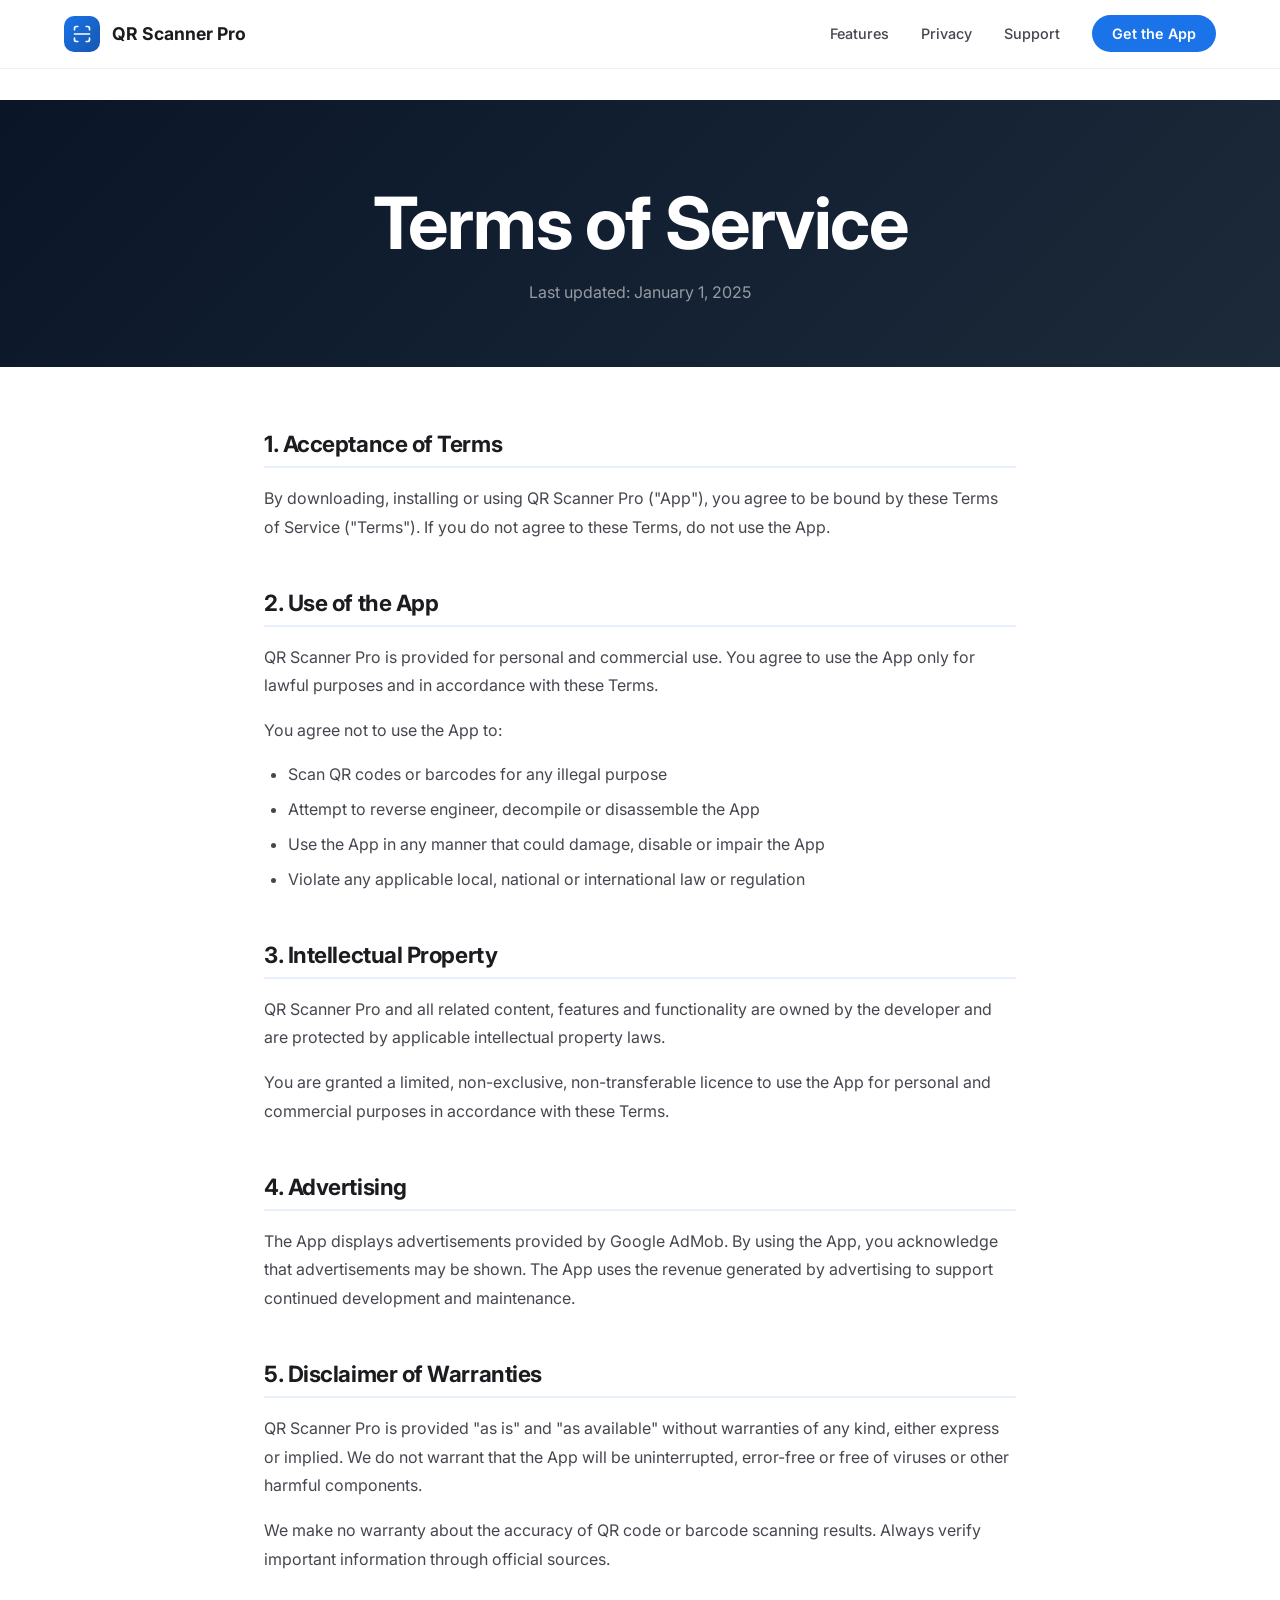
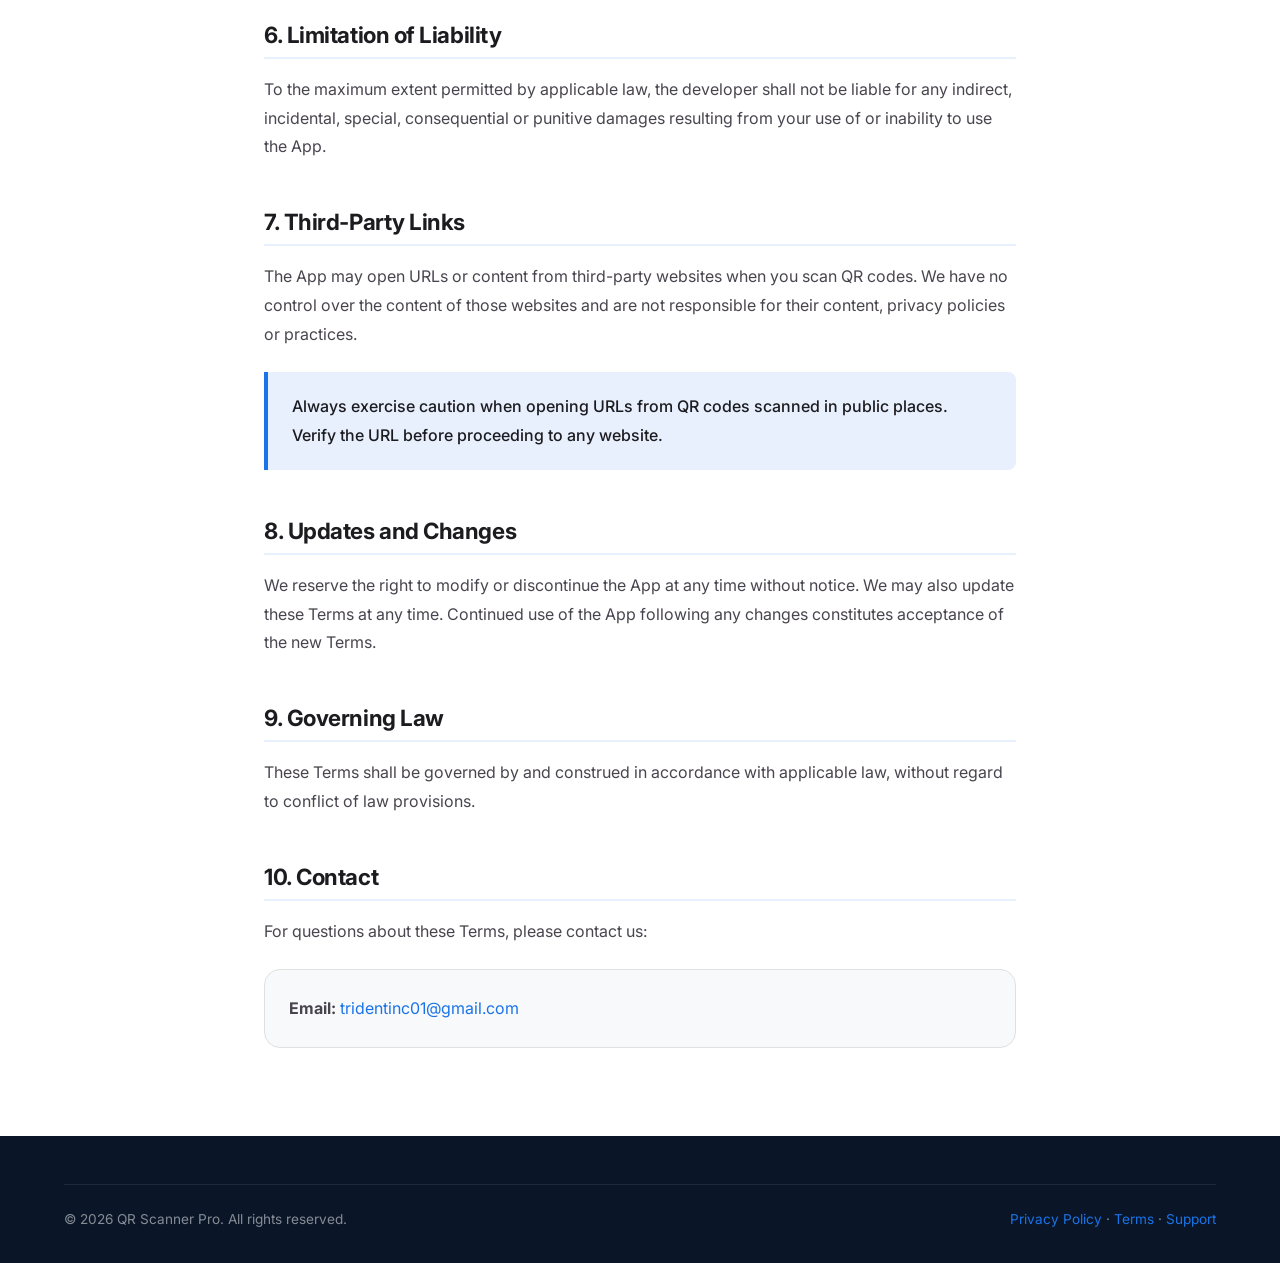
<file: docs/terms.html>
<!DOCTYPE html>
<html lang="en">
<head>
    <meta charset="UTF-8" />
    <meta name="viewport" content="width=device-width, initial-scale=1.0" />
    <title>Terms of Service — QR Scanner Pro</title>
    <link rel="preconnect" href="https://fonts.googleapis.com" />
    <link rel="preconnect" href="https://fonts.gstatic.com" crossorigin />
    <link href="https://fonts.googleapis.com/css2?family=Inter:wght@400;500;600;700;800&display=swap"
          rel="stylesheet" />
    <link rel="stylesheet" href="css/style.css" />
    <link rel="icon" href="assets/icon.svg" type="image/svg+xml" />
</head>
<body>

    <nav class="nav">
        <div class="container">
            <div class="nav-inner">
                <a href="index.html" class="nav-logo">
                    <div class="nav-logo-icon">
                        <svg width="20" height="20" viewBox="0 0 24 24"
                             fill="none" stroke="white" stroke-width="2"
                             stroke-linecap="round">
                            <path d="M3,7L3,5C3,3.9 3.9,3 5,3L7,3"/>
                            <path d="M17,3L19,3C20.1,3 21,3.9 21,5L21,7"/>
                            <path d="M21,17L21,19C21,20.1 20.1,21 19,21L17,21"/>
                            <path d="M7,21L5,21C3.9,21 3,20.1 3,19L3,17"/>
                            <path d="M3,12L21,12"/>
                        </svg>
                    </div>
                    QR Scanner Pro
                </a>
                <ul class="nav-links">
                    <li><a href="index.html#features">Features</a></li>
                    <li><a href="privacy-policy.html">Privacy</a></li>
                    <li><a href="support.html">Support</a></li>
                    <li>
                        <a href="https://play.google.com/store/apps/details?id=com.trident.qrscannerpro"
                           class="nav-cta" target="_blank">
                            Get the App
                        </a>
                    </li>
                </ul>
            </div>
        </div>
    </nav>

    <div class="legal-page">

        <div class="legal-hero">
            <div class="container">
                <h1>Terms of Service</h1>
                <p>Last updated: January 1, 2025</p>
            </div>
        </div>

        <div class="legal-content">

            <h2>1. Acceptance of Terms</h2>
            <p>
                By downloading, installing or using QR Scanner Pro
                ("App"), you agree to be bound by these Terms of
                Service ("Terms"). If you do not agree to these Terms,
                do not use the App.
            </p>

            <h2>2. Use of the App</h2>
            <p>
                QR Scanner Pro is provided for personal and
                commercial use. You agree to use the App only for
                lawful purposes and in accordance with these Terms.
            </p>
            <p>You agree not to use the App to:</p>
            <ul>
                <li>
                    Scan QR codes or barcodes for any illegal purpose
                </li>
                <li>
                    Attempt to reverse engineer, decompile or
                    disassemble the App
                </li>
                <li>
                    Use the App in any manner that could damage,
                    disable or impair the App
                </li>
                <li>
                    Violate any applicable local, national or
                    international law or regulation
                </li>
            </ul>

            <h2>3. Intellectual Property</h2>
            <p>
                QR Scanner Pro and all related content, features and
                functionality are owned by the developer and are
                protected by applicable intellectual property laws.
            </p>
            <p>
                You are granted a limited, non-exclusive,
                non-transferable licence to use the App for personal
                and commercial purposes in accordance with these Terms.
            </p>

            <h2>4. Advertising</h2>
            <p>
                The App displays advertisements provided by Google
                AdMob. By using the App, you acknowledge that
                advertisements may be shown. The App uses the revenue
                generated by advertising to support continued
                development and maintenance.
            </p>

            <h2>5. Disclaimer of Warranties</h2>
            <p>
                QR Scanner Pro is provided "as is" and "as available"
                without warranties of any kind, either express or
                implied. We do not warrant that the App will be
                uninterrupted, error-free or free of viruses or other
                harmful components.
            </p>
            <p>
                We make no warranty about the accuracy of QR code
                or barcode scanning results. Always verify important
                information through official sources.
            </p>

            <h2>6. Limitation of Liability</h2>
            <p>
                To the maximum extent permitted by applicable law,
                the developer shall not be liable for any indirect,
                incidental, special, consequential or punitive damages
                resulting from your use of or inability to use the App.
            </p>

            <h2>7. Third-Party Links</h2>
            <p>
                The App may open URLs or content from third-party
                websites when you scan QR codes. We have no control
                over the content of those websites and are not
                responsible for their content, privacy policies
                or practices.
            </p>
            <div class="highlight-box">
                <p>
                    Always exercise caution when opening URLs from
                    QR codes scanned in public places. Verify the
                    URL before proceeding to any website.
                </p>
            </div>

            <h2>8. Updates and Changes</h2>
            <p>
                We reserve the right to modify or discontinue the App
                at any time without notice. We may also update these
                Terms at any time. Continued use of the App following
                any changes constitutes acceptance of the new Terms.
            </p>

            <h2>9. Governing Law</h2>
            <p>
                These Terms shall be governed by and construed in
                accordance with applicable law, without regard to
                conflict of law provisions.
            </p>

            <h2>10. Contact</h2>
            <p>
                For questions about these Terms, please contact us:
            </p>
            <div class="legal-card">
                <p>
                    <strong>Email:</strong>
                    <a href="mailto:tridentinc01@gmail.com">
                        tridentinc01@gmail.com
                    </a><br/>
                    <!-- <strong>Website:</strong>
                    <a href="https://yourusername.github.io/qrscannerpro">
                        yourusername.github.io/qrscannerpro
                    </a> -->
                </p>
            </div>

        </div>
    </div>

    <footer>
        <div class="container">
            <div class="footer-bottom">
                <span>
                    © <span id="current-year"></span>
                    QR Scanner Pro. All rights reserved.
                </span>
                <span>
                    <a href="privacy-policy.html">Privacy Policy</a> ·
                    <a href="terms.html">Terms</a> ·
                    <a href="support.html">Support</a>
                </span>
            </div>
        </div>
    </footer>

    <script src="js/main.js"></script>
</body>
</html>
</file>
<file: docs/css/style.css>
/* ── Reset & Base ─────────────────────────────────────── */
*, *::before, *::after {
    margin: 0;
    padding: 0;
    box-sizing: border-box;
}

:root {
    --primary:        #1A73E8;
    --primary-dark:   #1557B0;
    --primary-light:  #E8F0FE;
    --accent:         #00C853;
    --accent-dark:    #009624;
    --dark:           #0A1628;
    --dark-2:         #1C2A3A;
    --text:           #1C1B1F;
    --text-secondary: #49454F;
    --text-light:     #FFFFFF;
    --surface:        #FFFFFF;
    --surface-2:      #F8F9FA;
    --border:         #E0E0E0;
    --shadow-sm:      0 2px 8px rgba(0,0,0,0.08);
    --shadow-md:      0 8px 32px rgba(0,0,0,0.12);
    --shadow-lg:      0 24px 64px rgba(0,0,0,0.16);
    --radius-sm:      8px;
    --radius-md:      16px;
    --radius-lg:      24px;
    --radius-xl:      32px;
    --transition:     0.3s cubic-bezier(0.4, 0, 0.2, 1);
}

html {
    scroll-behavior: smooth;
    font-size: 16px;
}

body {
    font-family: 'Inter', -apple-system, BlinkMacSystemFont,
                 'Segoe UI', Roboto, sans-serif;
    color: var(--text);
    background: var(--surface);
    line-height: 1.6;
    -webkit-font-smoothing: antialiased;
}

/* ── Typography ───────────────────────────────────────── */
h1, h2, h3, h4, h5, h6 {
    font-weight: 700;
    line-height: 1.2;
    letter-spacing: -0.02em;
}

h1 { font-size: clamp(2.5rem, 6vw, 4.5rem); }
h2 { font-size: clamp(1.8rem, 4vw, 2.8rem); }
h3 { font-size: clamp(1.2rem, 2.5vw, 1.5rem); }

p {
    color: var(--text-secondary);
    line-height: 1.8;
}

a {
    color: var(--primary);
    text-decoration: none;
    transition: color var(--transition);
}

a:hover { color: var(--primary-dark); }

/* ── Layout ───────────────────────────────────────────── */
.container {
    max-width: 1200px;
    margin: 0 auto;
    padding: 0 24px;
}

.section {
    padding: 96px 0;
}

.section-alt {
    background: var(--surface-2);
}

/* ── Navigation ───────────────────────────────────────── */
.nav {
    position: fixed;
    top: 0;
    left: 0;
    right: 0;
    z-index: 1000;
    padding: 16px 0;
    background: rgba(255,255,255,0.85);
    backdrop-filter: blur(20px);
    -webkit-backdrop-filter: blur(20px);
    border-bottom: 1px solid rgba(0,0,0,0.06);
    transition: all var(--transition);
}

.nav.scrolled {
    padding: 12px 0;
    box-shadow: var(--shadow-sm);
}

.nav-inner {
    display: flex;
    align-items: center;
    justify-content: space-between;
}

.nav-logo {
    display: flex;
    align-items: center;
    gap: 12px;
    font-weight: 700;
    font-size: 1.1rem;
    color: var(--text);
}

.nav-logo-icon {
    width: 36px;
    height: 36px;
    background: linear-gradient(135deg, var(--primary), var(--primary-dark));
    border-radius: 10px;
    display: flex;
    align-items: center;
    justify-content: center;
}

.nav-links {
    display: flex;
    align-items: center;
    gap: 32px;
    list-style: none;
}

.nav-links a {
    font-size: 0.9rem;
    font-weight: 500;
    color: var(--text-secondary);
    transition: color var(--transition);
}

.nav-links a:hover { color: var(--primary); }

.nav-cta {
    background: var(--primary);
    color: white !important;
    padding: 10px 20px;
    border-radius: 50px;
    font-weight: 600 !important;
    transition: all var(--transition) !important;
}

.nav-cta:hover {
    background: var(--primary-dark) !important;
    transform: translateY(-1px);
    box-shadow: 0 4px 16px rgba(26,115,232,0.4) !important;
}

/* ── Hero Section ─────────────────────────────────────── */
.hero {
    min-height: 100vh;
    background: var(--dark);
    display: flex;
    align-items: center;
    position: relative;
    overflow: hidden;
    padding-top: 80px;
}

.hero-bg {
    position: absolute;
    inset: 0;
    background:
        radial-gradient(ellipse 80% 60% at 50% 0%,
            rgba(26,115,232,0.3) 0%,
            transparent 60%),
        radial-gradient(ellipse 40% 40% at 80% 50%,
            rgba(0,200,83,0.15) 0%,
            transparent 50%),
        radial-gradient(ellipse 40% 40% at 20% 80%,
            rgba(26,115,232,0.1) 0%,
            transparent 50%);
}

/* Animated grid */
.hero-grid {
    position: absolute;
    inset: 0;
    background-image:
        linear-gradient(rgba(255,255,255,0.03) 1px, transparent 1px),
        linear-gradient(90deg, rgba(255,255,255,0.03) 1px, transparent 1px);
    background-size: 64px 64px;
    mask-image: radial-gradient(ellipse at center,
        black 0%, transparent 70%);
}

.hero-content {
    position: relative;
    z-index: 1;
    display: grid;
    grid-template-columns: 1fr 1fr;
    gap: 80px;
    align-items: center;
    padding: 80px 0;
}

.hero-badge {
    display: inline-flex;
    align-items: center;
    gap: 8px;
    background: rgba(0,200,83,0.15);
    border: 1px solid rgba(0,200,83,0.3);
    color: var(--accent);
    padding: 6px 16px;
    border-radius: 50px;
    font-size: 0.85rem;
    font-weight: 600;
    margin-bottom: 24px;
}

.hero-badge-dot {
    width: 8px;
    height: 8px;
    background: var(--accent);
    border-radius: 50%;
    animation: pulse 2s infinite;
}

.hero-title {
    color: white;
    margin-bottom: 24px;
}

.hero-title span {
    background: linear-gradient(135deg, var(--primary), var(--accent));
    -webkit-background-clip: text;
    -webkit-text-fill-color: transparent;
    background-clip: text;
}

.hero-subtitle {
    color: rgba(255,255,255,0.65);
    font-size: 1.15rem;
    margin-bottom: 40px;
    line-height: 1.7;
}

.hero-actions {
    display: flex;
    gap: 16px;
    flex-wrap: wrap;
}

.btn-primary {
    display: inline-flex;
    align-items: center;
    gap: 10px;
    background: var(--primary);
    color: white;
    padding: 16px 32px;
    border-radius: 50px;
    font-weight: 600;
    font-size: 1rem;
    transition: all var(--transition);
    border: 2px solid transparent;
}

.btn-primary:hover {
    color: white;
    background: var(--primary-dark);
    transform: translateY(-2px);
    box-shadow: 0 8px 32px rgba(26,115,232,0.4);
}

.btn-secondary {
    display: inline-flex;
    align-items: center;
    gap: 10px;
    background: transparent;
    color: white;
    padding: 16px 32px;
    border-radius: 50px;
    font-weight: 600;
    font-size: 1rem;
    border: 2px solid rgba(255,255,255,0.3);
    transition: all var(--transition);
}

.btn-secondary:hover {
    color: white;
    border-color: rgba(255,255,255,0.7);
    background: rgba(255,255,255,0.1);
}

/* Phone mockup */
.hero-visual {
    display: flex;
    justify-content: center;
    align-items: center;
    position: relative;
}

.phone-mockup {
    width: 280px;
    height: 560px;
    background: linear-gradient(145deg, #1e2a3a, #0d1520);
    border-radius: 44px;
    border: 2px solid rgba(255,255,255,0.12);
    position: relative;
    box-shadow:
        0 40px 80px rgba(0,0,0,0.6),
        inset 0 1px 0 rgba(255,255,255,0.1);
    overflow: hidden;
    animation: float 6s ease-in-out infinite;
}

.phone-screen {
    position: absolute;
    inset: 12px;
    background: var(--dark);
    border-radius: 34px;
    overflow: hidden;
    display: flex;
    flex-direction: column;
    align-items: center;
    justify-content: center;
    gap: 16px;
}

.phone-scan-frame {
    width: 160px;
    height: 160px;
    position: relative;
}

.phone-scan-frame::before,
.phone-scan-frame::after {
    content: '';
    position: absolute;
    width: 30px;
    height: 30px;
    border-color: white;
    border-style: solid;
}

.phone-scan-frame::before {
    top: 0; left: 0;
    border-width: 3px 0 0 3px;
    border-radius: 4px 0 0 0;
}

.phone-scan-frame::after {
    bottom: 0; right: 0;
    border-width: 0 3px 3px 0;
    border-radius: 0 0 4px 0;
}

.phone-scan-corners {
    position: absolute;
    inset: 0;
}

.phone-scan-corners::before,
.phone-scan-corners::after {
    content: '';
    position: absolute;
    width: 30px;
    height: 30px;
    border-color: white;
    border-style: solid;
}

.phone-scan-corners::before {
    top: 0; right: 0;
    border-width: 3px 3px 0 0;
    border-radius: 0 4px 0 0;
}

.phone-scan-corners::after {
    bottom: 0; left: 0;
    border-width: 0 0 3px 3px;
    border-radius: 0 0 0 4px;
}

.phone-scan-line {
    position: absolute;
    left: 8px; right: 8px;
    height: 2px;
    background: linear-gradient(90deg,
        transparent, var(--accent), transparent);
    animation: scanline 2s ease-in-out infinite alternate;
    box-shadow: 0 0 8px var(--accent);
}

.phone-notch {
    position: absolute;
    top: 12px;
    left: 50%;
    transform: translateX(-50%);
    width: 80px;
    height: 6px;
    background: rgba(255,255,255,0.1);
    border-radius: 3px;
}

.phone-glow {
    position: absolute;
    width: 320px;
    height: 320px;
    background: radial-gradient(circle,
        rgba(26,115,232,0.2) 0%, transparent 70%);
    top: 50%;
    left: 50%;
    transform: translate(-50%, -50%);
    pointer-events: none;
}

/* ── Stats Bar ────────────────────────────────────────── */
.stats-bar {
    background: var(--dark-2);
    padding: 32px 0;
    border-top: 1px solid rgba(255,255,255,0.06);
    border-bottom: 1px solid rgba(255,255,255,0.06);
}

.stats-grid {
    display: grid;
    grid-template-columns: repeat(4, 1fr);
    gap: 32px;
    text-align: center;
}

.stat-value {
    font-size: 2rem;
    font-weight: 800;
    color: white;
    display: block;
}

.stat-value span {
    color: var(--accent);
}

.stat-label {
    font-size: 0.85rem;
    color: rgba(255,255,255,0.5);
    margin-top: 4px;
    display: block;
}

/* ── Features Section ─────────────────────────────────── */
.features-grid {
    display: grid;
    grid-template-columns: repeat(3, 1fr);
    gap: 24px;
    margin-top: 64px;
}

.feature-card {
    background: var(--surface);
    border: 1px solid var(--border);
    border-radius: var(--radius-lg);
    padding: 32px;
    transition: all var(--transition);
    position: relative;
    overflow: hidden;
}

.feature-card::before {
    content: '';
    position: absolute;
    top: 0; left: 0; right: 0;
    height: 3px;
    background: linear-gradient(90deg,
        var(--primary), var(--accent));
    opacity: 0;
    transition: opacity var(--transition);
}

.feature-card:hover {
    transform: translateY(-4px);
    box-shadow: var(--shadow-md);
    border-color: transparent;
}

.feature-card:hover::before {
    opacity: 1;
}

.feature-icon {
    width: 56px;
    height: 56px;
    background: var(--primary-light);
    border-radius: var(--radius-md);
    display: flex;
    align-items: center;
    justify-content: center;
    margin-bottom: 20px;
    font-size: 1.5rem;
}

.feature-card h3 {
    margin-bottom: 12px;
    font-size: 1.1rem;
}

.feature-card p {
    font-size: 0.9rem;
    line-height: 1.7;
}

/* ── Screenshots Section ──────────────────────────────── */
.screenshots {
    background: var(--dark);
    padding: 96px 0;
    overflow: hidden;
}

.screenshots h2 {
    color: white;
    text-align: center;
    margin-bottom: 16px;
}

.screenshots .section-subtitle {
    color: rgba(255,255,255,0.55);
    text-align: center;
    margin-bottom: 64px;
}

.screenshot-strip {
    display: flex;
    gap: 24px;
    overflow-x: auto;
    padding: 24px 24px 48px;
    scroll-snap-type: x mandatory;
    scrollbar-width: none;
    -ms-overflow-style: none;
}

.screenshot-strip::-webkit-scrollbar { display: none; }

.screenshot-item {
    flex: 0 0 220px;
    scroll-snap-align: start;
    background: var(--dark-2);
    border-radius: var(--radius-lg);
    border: 1px solid rgba(255,255,255,0.08);
    overflow: hidden;
    transition: transform var(--transition);
}

.screenshot-item:hover {
    transform: scale(1.03);
}

.screenshot-label {
    padding: 12px 16px;
    font-size: 0.8rem;
    color: rgba(255,255,255,0.5);
    text-align: center;
    border-top: 1px solid rgba(255,255,255,0.06);
}

.screenshot-placeholder {
    width: 220px;
    height: 390px;
    background: linear-gradient(145deg,
        rgba(26,115,232,0.15), rgba(0,200,83,0.08));
    display: flex;
    align-items: center;
    justify-content: center;
    font-size: 3rem;
}

/* ── Download Section ─────────────────────────────────── */
.download {
    background: linear-gradient(135deg,
        var(--primary-dark) 0%, var(--dark) 100%);
    padding: 96px 0;
    text-align: center;
    position: relative;
    overflow: hidden;
}

.download::before {
    content: '';
    position: absolute;
    inset: 0;
    background: url("data:image/svg+xml,%3Csvg width='60' height='60' \
        viewBox='0 0 60 60' xmlns='http://www.w3.org/2000/svg'%3E\
        %3Cg fill='none' fill-rule='evenodd'%3E\
        %3Cg fill='%23ffffff' fill-opacity='0.03'%3E\
        %3Cpath d='M36 34v-4h-2v4h-4v2h4v4h2v-4h4v-2h-4zm0-30V0h-2v4h-4v2h4v4h2V6h4V4h-4zM6 34v-4H4v4H0v2h4v4h2v-4h4v-2H6zM6 4V0H4v4H0v2h4v4h2V6h4V4H6z'/%3E\
        %3C/g%3E%3C/g%3E%3C/svg%3E");
}

.download h2 {
    color: white;
    margin-bottom: 16px;
    position: relative;
}

.download p {
    color: rgba(255,255,255,0.65);
    font-size: 1.1rem;
    margin-bottom: 40px;
    position: relative;
}

.play-store-btn {
    display: inline-flex;
    align-items: center;
    gap: 14px;
    background: white;
    color: var(--text);
    padding: 16px 32px;
    border-radius: var(--radius-md);
    font-weight: 700;
    font-size: 1rem;
    transition: all var(--transition);
    position: relative;
    box-shadow: var(--shadow-md);
}

.play-store-btn:hover {
    color: var(--text);
    transform: translateY(-3px);
    box-shadow: var(--shadow-lg);
}

.play-store-btn svg {
    width: 28px;
    height: 28px;
}

/* ── Privacy / Terms / Support Content ───────────────── */
.legal-page {
    padding-top: 100px;
    min-height: 100vh;
}

.legal-hero {
    background: linear-gradient(135deg,
        var(--dark) 0%, var(--dark-2) 100%);
    padding: 80px 0 60px;
    text-align: center;
}

.legal-hero h1 { color: white; }

.legal-hero p {
    color: rgba(255,255,255,0.55);
    margin-top: 12px;
}

.legal-content {
    max-width: 800px;
    margin: 0 auto;
    padding: 64px 24px;
}

.legal-content h2 {
    font-size: 1.4rem;
    margin: 48px 0 16px;
    color: var(--text);
    padding-bottom: 8px;
    border-bottom: 2px solid var(--primary-light);
}

.legal-content h2:first-child { margin-top: 0; }

.legal-content p {
    margin-bottom: 16px;
    color: var(--text-secondary);
}

.legal-content ul {
    margin: 16px 0 16px 24px;
    color: var(--text-secondary);
}

.legal-content ul li {
    margin-bottom: 8px;
    line-height: 1.7;
}

.legal-content a { color: var(--primary); }

.legal-card {
    background: var(--surface-2);
    border: 1px solid var(--border);
    border-radius: var(--radius-md);
    padding: 24px;
    margin: 24px 0;
}

.legal-card p { margin: 0; }

.highlight-box {
    background: var(--primary-light);
    border-left: 4px solid var(--primary);
    border-radius: 0 var(--radius-sm) var(--radius-sm) 0;
    padding: 20px 24px;
    margin: 24px 0;
}

.highlight-box p {
    color: var(--text);
    margin: 0;
    font-weight: 500;
}

/* ── Footer ───────────────────────────────────────────── */
footer {
    background: var(--dark);
    color: rgba(255,255,255,0.5);
    padding: 48px 0 32px;
}

.footer-inner {
    display: grid;
    grid-template-columns: 2fr 1fr 1fr 1fr;
    gap: 48px;
    margin-bottom: 48px;
}

.footer-brand p {
    color: rgba(255,255,255,0.4);
    font-size: 0.9rem;
    margin-top: 12px;
    line-height: 1.7;
}

.footer-col h4 {
    color: white;
    font-size: 0.9rem;
    margin-bottom: 16px;
    font-weight: 600;
}

.footer-col ul {
    list-style: none;
    display: flex;
    flex-direction: column;
    gap: 10px;
}

.footer-col ul li a {
    color: rgba(255,255,255,0.45);
    font-size: 0.875rem;
    transition: color var(--transition);
}

.footer-col ul li a:hover {
    color: white;
}

.footer-bottom {
    border-top: 1px solid rgba(255,255,255,0.08);
    padding-top: 24px;
    display: flex;
    justify-content: space-between;
    align-items: center;
    font-size: 0.85rem;
}

/* ── Utilities ────────────────────────────────────────── */
.text-center { text-align: center; }

.section-label {
    display: inline-block;
    background: var(--primary-light);
    color: var(--primary);
    font-size: 0.8rem;
    font-weight: 700;
    letter-spacing: 0.08em;
    text-transform: uppercase;
    padding: 6px 14px;
    border-radius: 50px;
    margin-bottom: 16px;
}

.section-subtitle {
    color: var(--text-secondary);
    font-size: 1.1rem;
    max-width: 600px;
    margin: 12px auto 0;
}

/* ── Animations ───────────────────────────────────────── */
@keyframes float {
    0%, 100% { transform: translateY(0px) rotate(-1deg); }
    50%       { transform: translateY(-16px) rotate(1deg); }
}

@keyframes scanline {
    0%   { top: 8px; }
    100% { top: calc(100% - 10px); }
}

@keyframes pulse {
    0%, 100% { opacity: 1; transform: scale(1); }
    50%       { opacity: 0.5; transform: scale(0.8); }
}

@keyframes fadeInUp {
    from { opacity: 0; transform: translateY(24px); }
    to   { opacity: 1; transform: translateY(0); }
}

.animate-in {
    animation: fadeInUp 0.6s ease forwards;
}

.animate-delay-1 { animation-delay: 0.1s; }
.animate-delay-2 { animation-delay: 0.2s; }
.animate-delay-3 { animation-delay: 0.3s; }

/* ── Responsive ───────────────────────────────────────── */
@media (max-width: 1024px) {
    .features-grid { grid-template-columns: repeat(2, 1fr); }
    .footer-inner  { grid-template-columns: 1fr 1fr; }
    .stats-grid    { grid-template-columns: repeat(2, 1fr); }
}

@media (max-width: 768px) {
    .hero-content {
        grid-template-columns: 1fr;
        text-align: center;
        gap: 48px;
    }
    .hero-actions  { justify-content: center; }
    .nav-links     { display: none; }
    .features-grid { grid-template-columns: 1fr; }
    .footer-inner  { grid-template-columns: 1fr; gap: 32px; }
    .footer-bottom { flex-direction: column; gap: 12px; text-align: center; }
    .phone-mockup  { width: 220px; height: 440px; }
}
</file>
